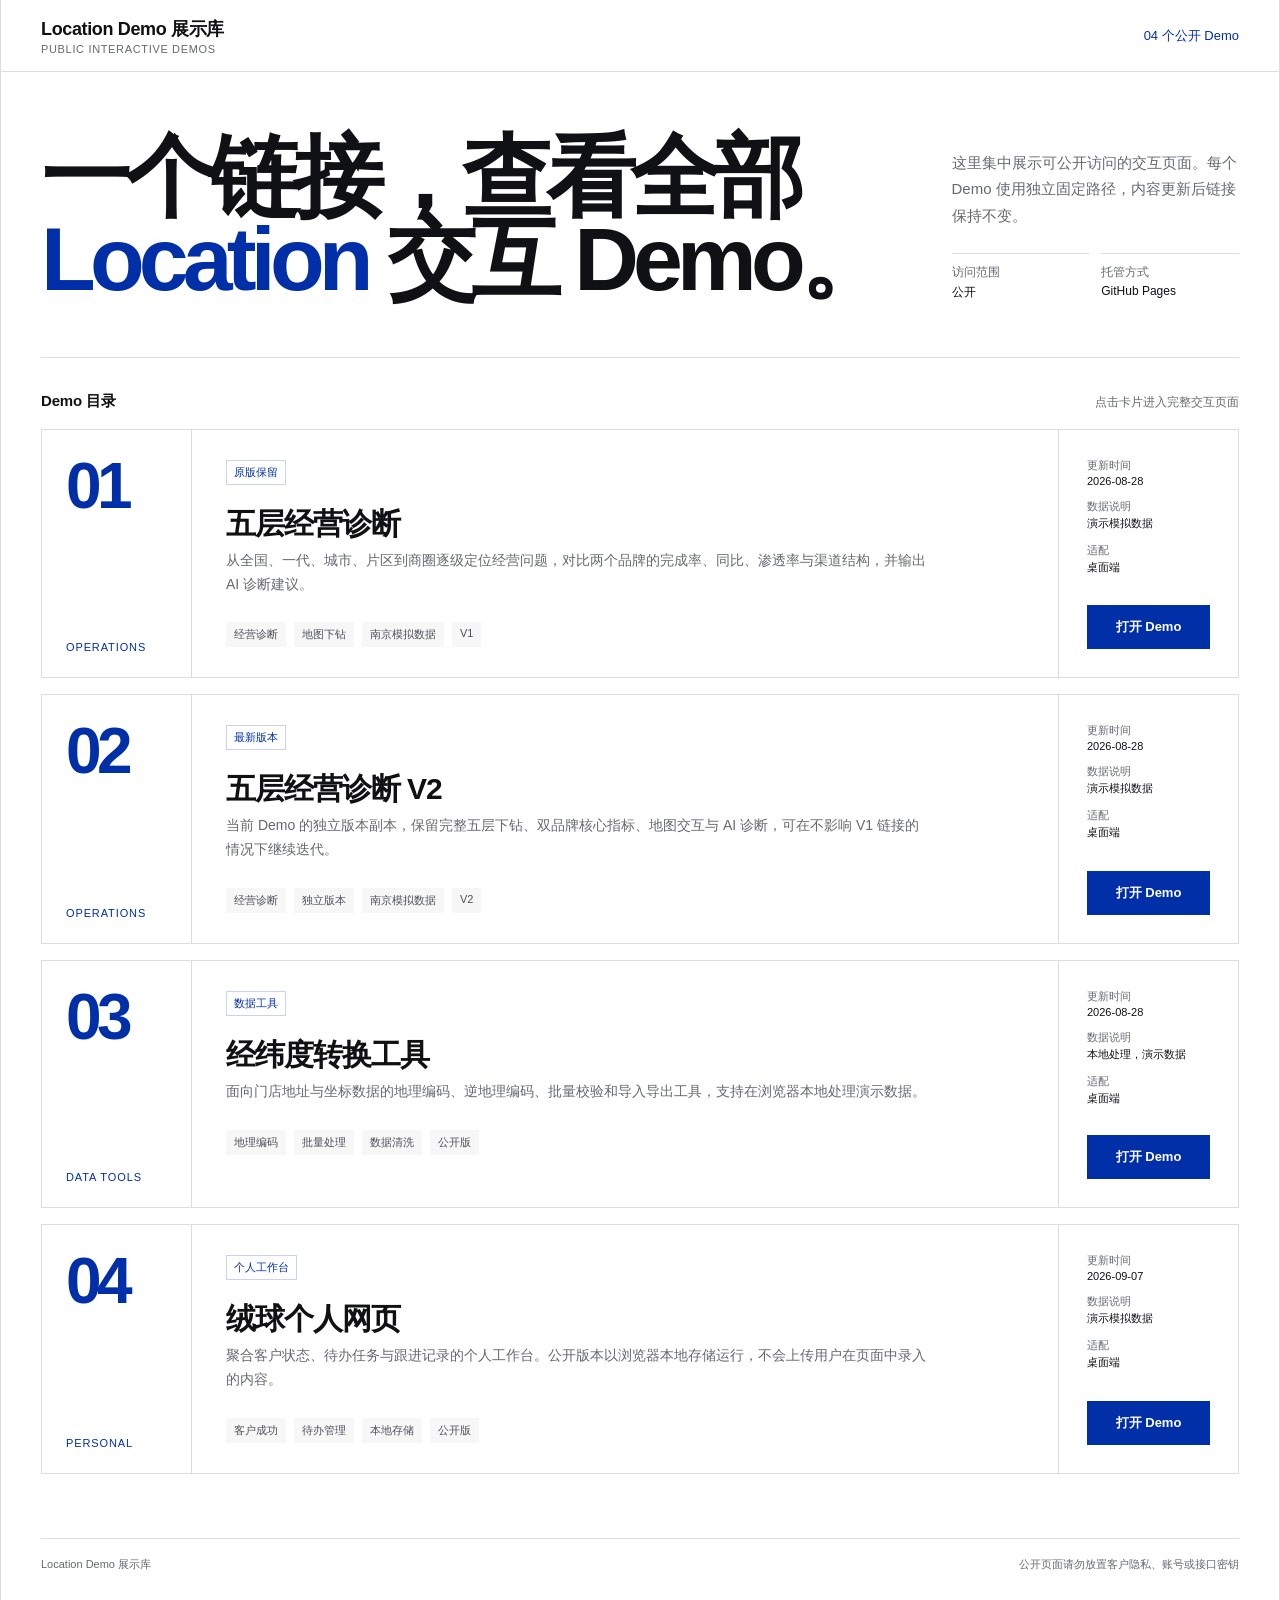
<file: index.html>
<!doctype html>
<html lang="zh-CN">
<head>
  <meta charset="UTF-8">
  <meta name="viewport" content="width=device-width, initial-scale=1.0">
  <meta name="theme-color" content="#002fa7">
  <title>Location Demo 展示库</title>
  <style>
    :root { --blue:#002fa7; --ink:#101114; --muted:#656971; --line:#d9dce2; --paper:#fff; --soft:#f7f7f8; }
    * { box-sizing:border-box; }
    html { font-family:"Helvetica Neue",Helvetica,Arial,"PingFang SC",sans-serif; color:var(--ink); background:var(--soft); -webkit-font-smoothing:antialiased; }
    body { margin:0; min-height:100vh; }
    a { color:inherit; }
    .shell { width:min(1440px,100%); margin:0 auto; min-height:100vh; background:var(--paper); border-inline:1px solid var(--line); }
    header { display:grid; grid-template-columns:1fr auto; align-items:center; min-height:72px; padding:0 40px; border-bottom:1px solid var(--line); }
    .brand { font-size:18px; font-weight:700; letter-spacing:-.02em; }
    .brand small { display:block; margin-top:2px; color:var(--muted); font-size:11px; font-weight:500; letter-spacing:.06em; }
    .count { color:var(--blue); font-size:13px; font-variant-numeric:tabular-nums; }
    main { padding:64px 40px 80px; }
    .intro { display:grid; grid-template-columns:minmax(0,1.5fr) minmax(260px,.5fr); gap:48px; padding-bottom:56px; border-bottom:1px solid var(--line); }
    h1 { max-width:900px; margin:0; font-size:clamp(44px,7vw,96px); line-height:.92; letter-spacing:-.065em; text-wrap:balance; }
    h1 span { color:var(--blue); }
    .intro-copy { align-self:end; }
    .intro-copy p { margin:0; color:var(--muted); font-size:15px; line-height:1.75; text-wrap:pretty; }
    .intro-meta { display:grid; grid-template-columns:1fr 1fr; gap:12px; margin-top:24px; font-size:12px; }
    .intro-meta div { padding-top:10px; border-top:1px solid var(--line); }
    .intro-meta span { display:block; margin-bottom:3px; color:var(--muted); }
    .section-head { display:flex; justify-content:space-between; align-items:end; gap:20px; padding:34px 0 18px; }
    h2 { margin:0; font-size:15px; letter-spacing:-.01em; }
    .section-head p { margin:0; color:var(--muted); font-size:12px; }
    .demo-list { display:grid; gap:16px; }
    .demo-card { display:grid; grid-template-columns:150px minmax(0,1fr) 180px; min-height:248px; border:1px solid var(--line); background:var(--paper); transition:transform .18s ease-out, box-shadow .18s ease-out, border-color .18s ease-out; }
    .demo-card:hover { transform:translateY(-3px); border-color:#b8c5ea; box-shadow:0 18px 40px rgba(10,35,92,.10); }
    .folio { display:flex; flex-direction:column; justify-content:space-between; padding:24px; border-right:1px solid var(--line); color:var(--blue); }
    .folio strong { font-size:64px; line-height:1; font-weight:700; letter-spacing:-.07em; font-variant-numeric:tabular-nums; }
    .folio span { font-size:11px; letter-spacing:.08em; }
    .demo-main { padding:30px 34px; }
    .badge { display:inline-flex; padding:4px 7px; border:1px solid #c8d3f0; color:var(--blue); font-size:11px; }
    .demo-main h3 { margin:22px 0 9px; font-size:30px; line-height:1.1; letter-spacing:-.035em; }
    .demo-main p { max-width:700px; margin:0; color:var(--muted); font-size:14px; line-height:1.7; text-wrap:pretty; }
    .tags { display:flex; flex-wrap:wrap; gap:8px; margin-top:26px; }
    .tags span { padding:5px 8px; background:var(--soft); color:#4d5158; font-size:11px; }
    .demo-action { display:flex; flex-direction:column; justify-content:space-between; padding:28px; border-left:1px solid var(--line); }
    .demo-action dl { margin:0; font-size:11px; }
    .demo-action dt { margin-top:12px; color:var(--muted); }
    .demo-action dt:first-child { margin-top:0; }
    .demo-action dd { margin:2px 0 0; font-variant-numeric:tabular-nums; }
    .open-link { display:inline-flex; align-items:center; justify-content:center; min-height:44px; padding:0 16px; background:var(--blue); color:#fff; font-size:13px; font-weight:700; text-decoration:none; transition:background-color .15s ease-out, transform .15s ease-out; }
    .open-link:hover { background:#001f75; }
    .open-link:active { transform:scale(.96); }
    .open-link:focus-visible { outline:3px solid rgba(0,47,167,.25); outline-offset:3px; }
    footer { display:flex; justify-content:space-between; gap:24px; margin-top:64px; padding-top:18px; border-top:1px solid var(--line); color:var(--muted); font-size:11px; }
    @media (max-width:800px) {
      header, main { padding-inline:20px; }
      .intro { grid-template-columns:1fr; gap:28px; }
      .demo-card { grid-template-columns:86px 1fr; }
      .folio { padding:18px; }
      .folio strong { font-size:40px; }
      .demo-main { padding:22px; }
      .demo-action { grid-column:1 / -1; border-top:1px solid var(--line); border-left:0; gap:18px; }
    }
    @media (prefers-reduced-motion:reduce) { *,*::before,*::after { transition-duration:.01ms!important; } }
  </style>
</head>
<body>
  <div class="shell">
    <header>
      <div class="brand">Location Demo 展示库<small>PUBLIC INTERACTIVE DEMOS</small></div>
      <div class="count">04 个公开 Demo</div>
    </header>
    <main>
      <section class="intro">
        <h1>一个链接，查看全部 <span>Location</span> 交互 Demo。</h1>
        <div class="intro-copy">
          <p>这里集中展示可公开访问的交互页面。每个 Demo 使用独立固定路径，内容更新后链接保持不变。</p>
          <div class="intro-meta"><div><span>访问范围</span>公开</div><div><span>托管方式</span>GitHub Pages</div></div>
        </div>
      </section>
      <div class="section-head"><h2>Demo 目录</h2><p>点击卡片进入完整交互页面</p></div>
      <div class="demo-list">
        <article class="demo-card">
          <div class="folio"><strong>01</strong><span>OPERATIONS</span></div>
          <div class="demo-main">
            <span class="badge">原版保留</span>
            <h3>五层经营诊断</h3>
            <p>从全国、一代、城市、片区到商圈逐级定位经营问题，对比两个品牌的完成率、同比、渗透率与渠道结构，并输出 AI 诊断建议。</p>
            <div class="tags"><span>经营诊断</span><span>地图下钻</span><span>南京模拟数据</span><span>V1</span></div>
          </div>
          <div class="demo-action">
            <dl><dt>更新时间</dt><dd>2026-08-28</dd><dt>数据说明</dt><dd>演示模拟数据</dd><dt>适配</dt><dd>桌面端</dd></dl>
            <a class="open-link" href="./demos/operation-diagnostic/">打开 Demo</a>
          </div>
        </article>
        <article class="demo-card">
          <div class="folio"><strong>02</strong><span>OPERATIONS</span></div>
          <div class="demo-main">
            <span class="badge">最新版本</span>
            <h3>五层经营诊断 V2</h3>
            <p>当前 Demo 的独立版本副本，保留完整五层下钻、双品牌核心指标、地图交互与 AI 诊断，可在不影响 V1 链接的情况下继续迭代。</p>
            <div class="tags"><span>经营诊断</span><span>独立版本</span><span>南京模拟数据</span><span>V2</span></div>
          </div>
          <div class="demo-action">
            <dl><dt>更新时间</dt><dd>2026-08-28</dd><dt>数据说明</dt><dd>演示模拟数据</dd><dt>适配</dt><dd>桌面端</dd></dl>
            <a class="open-link" href="./demos/operation-diagnostic-v2/">打开 Demo</a>
          </div>
        </article>
        <article class="demo-card">
          <div class="folio"><strong>03</strong><span>DATA TOOLS</span></div>
          <div class="demo-main">
            <span class="badge">数据工具</span>
            <h3>经纬度转换工具</h3>
            <p>面向门店地址与坐标数据的地理编码、逆地理编码、批量校验和导入导出工具，支持在浏览器本地处理演示数据。</p>
            <div class="tags"><span>地理编码</span><span>批量处理</span><span>数据清洗</span><span>公开版</span></div>
          </div>
          <div class="demo-action">
            <dl><dt>更新时间</dt><dd>2026-08-28</dd><dt>数据说明</dt><dd>本地处理，演示数据</dd><dt>适配</dt><dd>桌面端</dd></dl>
            <a class="open-link" href="./demos/coordinate-converter/">打开 Demo</a>
          </div>
        </article>
        <article class="demo-card">
          <div class="folio"><strong>04</strong><span>PERSONAL</span></div>
          <div class="demo-main">
            <span class="badge">个人工作台</span>
            <h3>绒球个人网页</h3>
            <p>聚合客户状态、待办任务与跟进记录的个人工作台。公开版本以浏览器本地存储运行，不会上传用户在页面中录入的内容。</p>
            <div class="tags"><span>客户成功</span><span>待办管理</span><span>本地存储</span><span>公开版</span></div>
          </div>
          <div class="demo-action">
            <dl><dt>更新时间</dt><dd>2026-09-07</dd><dt>数据说明</dt><dd>演示模拟数据</dd><dt>适配</dt><dd>桌面端</dd></dl>
            <a class="open-link" href="./demos/rongqiu-personal-web/">打开 Demo</a>
          </div>
        </article>
      </div>
      <footer><span>Location Demo 展示库</span><span>公开页面请勿放置客户隐私、账号或接口密钥</span></footer>
    </main>
  </div>
</body>
</html>
</file>
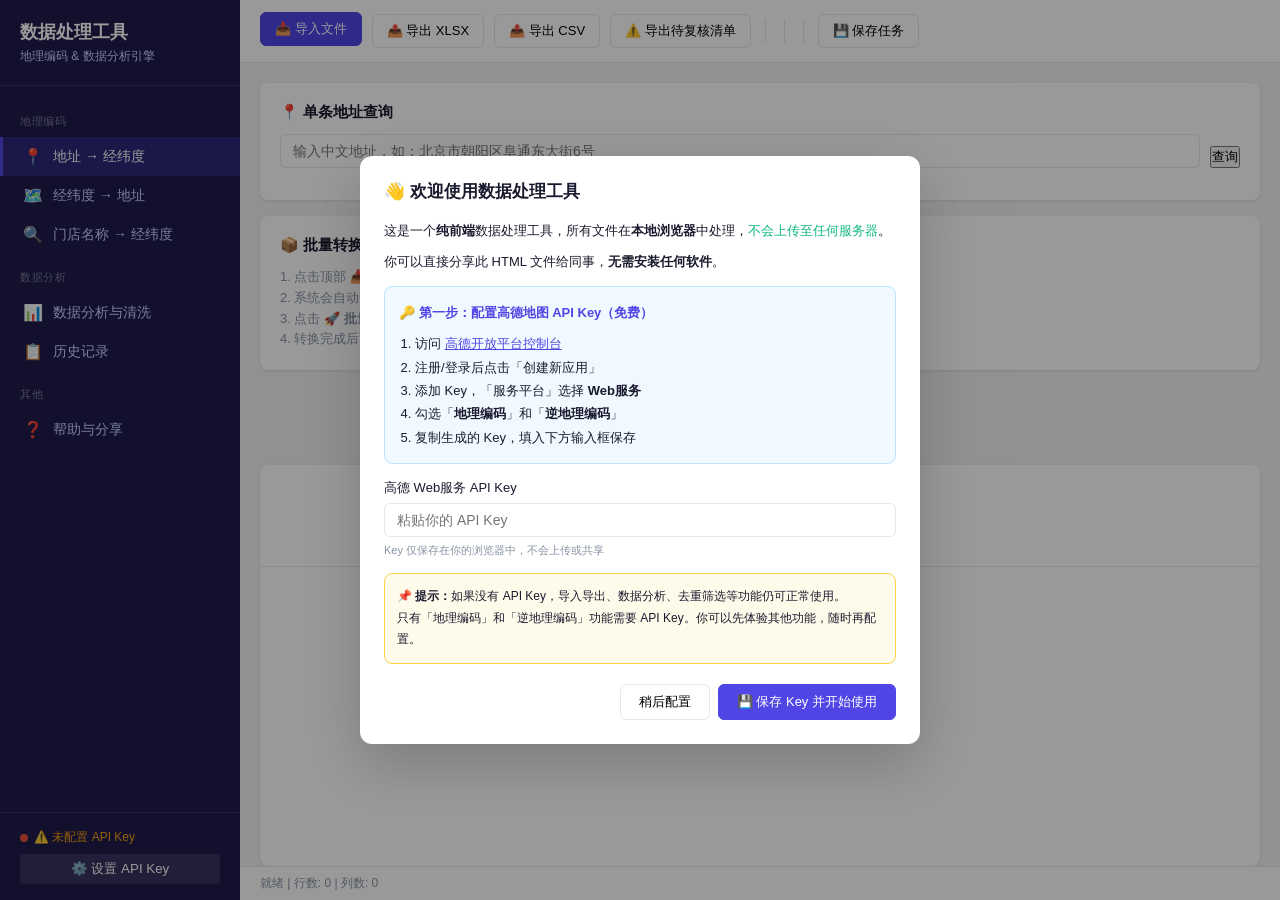
<file: demos/coordinate-converter/index.html>
<!DOCTYPE html>
<html lang="zh-CN">
<head>
<meta charset="UTF-8">
<meta name="viewport" content="width=device-width, initial-scale=1.0">
<title>数据处理工具 - 地理编码 & 数据分析</title>
<style>
*,*::before,*::after{margin:0;padding:0;box-sizing:border-box}
:root{
  --bg:#f0f2f5;--surface:#fff;--text:#1a1a2e;--muted:#8892a4;
  --primary:#4f46e5;--primary-hover:#4338ca;--danger:#e74c3c;
  --success:#10b981;--warning:#f59e0b;--border:#e2e8f0;
  --sidebar-bg:#1e1b4b;--sidebar-text:#c7d2fe;--sidebar-active:#4f46e5;
  --shadow:0 1px 3px rgba(0,0,0,.1);--radius:8px;
}
body{font-family:-apple-system,BlinkMacSystemFont,"Segoe UI",Roboto,sans-serif;background:var(--bg);color:var(--text);display:flex;height:100vh;overflow:hidden}
/* Sidebar */
.sidebar{width:240px;min-width:240px;background:var(--sidebar-bg);color:var(--sidebar-text);display:flex;flex-direction:column;overflow-y:auto}
.sidebar-header{padding:20px;border-bottom:1px solid rgba(255,255,255,.1)}
.sidebar-header h1{font-size:18px;font-weight:700;color:#fff}
.sidebar-header p{font-size:12px;color:var(--sidebar-text);margin-top:4px}
.sidebar-nav{flex:1;padding:12px 0}
.nav-section{padding:8px 20px;font-size:11px;text-transform:uppercase;letter-spacing:.05em;color:rgba(255,255,255,.4);margin-top:8px}
.nav-item{display:flex;align-items:center;gap:10px;padding:10px 20px;cursor:pointer;font-size:14px;transition:all .15s;border-left:3px solid transparent;color:var(--sidebar-text)}
.nav-item:hover{background:rgba(255,255,255,.05);color:#fff}
.nav-item.active{background:rgba(79,70,229,.3);border-left-color:var(--primary);color:#fff}
.nav-item .icon{width:20px;text-align:center;font-size:16px}
.sidebar-footer{padding:16px 20px;border-top:1px solid rgba(255,255,255,.1);font-size:12px}
.sidebar-footer .api-status{display:flex;align-items:center;gap:6px;margin-bottom:8px}
.sidebar-footer .dot{width:8px;height:8px;border-radius:50%;background:var(--success)}
.sidebar-footer .dot.inactive{background:var(--danger)}
/* Main */
.main{flex:1;display:flex;flex-direction:column;overflow:hidden}
.toolbar{display:flex;align-items:center;gap:10px;padding:12px 20px;background:var(--surface);border-bottom:1px solid var(--border);flex-wrap:wrap}
.toolbar .btn{display:inline-flex;align-items:center;gap:6px;padding:7px 14px;border:1px solid var(--border);border-radius:6px;background:var(--surface);cursor:pointer;font-size:13px;transition:all .15s;white-space:nowrap}
.toolbar .btn:hover{background:var(--bg);border-color:#cbd5e1}
.toolbar .btn.primary{background:var(--primary);color:#fff;border-color:var(--primary)}
.toolbar .btn.primary:hover{background:var(--primary-hover)}
.toolbar .btn.danger{color:var(--danger);border-color:var(--danger)}
.toolbar .btn.danger:hover{background:#fef2f2}
.toolbar .sep{width:1px;height:24px;background:var(--border);margin:0 4px}
.content-area{flex:1;overflow:hidden;display:flex;flex-direction:column}
/* Pages */
.page{display:none;flex-direction:column;flex:1;overflow:hidden}
.page.active{display:flex}
.page-content{flex:1;overflow:auto;padding:20px}
/* Single Query Panel */
.query-panel{background:var(--surface);border-radius:var(--radius);padding:20px;margin-bottom:16px;box-shadow:var(--shadow)}
.query-panel h3{font-size:15px;margin-bottom:12px}
.query-row{display:flex;gap:10px;align-items:flex-end;flex-wrap:wrap}
.query-row input{flex:1;min-width:200px;padding:8px 12px;border:1px solid var(--border);border-radius:6px;font-size:14px}
.query-row input:focus{outline:none;border-color:var(--primary);box-shadow:0 0 0 3px rgba(79,70,229,.1)}
.result-card{background:#f8fafc;border:1px solid var(--border);border-radius:6px;padding:12px;margin-top:12px;font-size:13px}
.result-card .row{display:flex;gap:8px;margin-bottom:4px}
.result-card .label{color:var(--muted);min-width:80px}
/* Table */
.table-container{flex:1;overflow:auto;background:var(--surface);border-radius:var(--radius);box-shadow:var(--shadow)}
.table-wrap{overflow:auto;max-height:calc(100vh - 280px)}
table{width:100%;border-collapse:collapse;font-size:13px}
thead{position:sticky;top:0;z-index:2}
thead th{background:#f1f5f9;padding:10px 12px;text-align:left;font-weight:600;border-bottom:2px solid var(--border);cursor:pointer;user-select:none;white-space:nowrap}
thead th:hover{background:#e2e8f0}
thead th .sort-arrow{font-size:10px;margin-left:4px;opacity:.4}
thead th.sorted .sort-arrow{opacity:1;color:var(--primary)}
tbody td{padding:8px 12px;border-bottom:1px solid var(--border);max-width:300px;overflow:hidden;text-overflow:ellipsis;white-space:nowrap}
tbody tr:hover{background:#f8fafc}
tbody tr.error-row{background:#fef2f2}
tbody tr.error-row td{color:var(--danger)}
.pagination{display:flex;align-items:center;justify-content:space-between;padding:12px 16px;border-top:1px solid var(--border);font-size:13px;color:var(--muted)}
.pagination .page-btns{display:flex;gap:4px}
.pagination button{padding:4px 10px;border:1px solid var(--border);border-radius:4px;background:var(--surface);cursor:pointer;font-size:12px}
.pagination button:hover{background:var(--bg)}
.pagination button.active{background:var(--primary);color:#fff;border-color:var(--primary)}
/* Status Bar */
.status-bar{display:flex;align-items:center;justify-content:space-between;padding:8px 20px;background:var(--surface);border-top:1px solid var(--border);font-size:12px;color:var(--muted)}
.status-bar .progress-wrap{display:flex;align-items:center;gap:8px;flex:1;max-width:300px}
.progress-bar{flex:1;height:6px;background:var(--border);border-radius:3px;overflow:hidden}
.progress-bar .fill{height:100%;background:var(--primary);transition:width .3s;border-radius:3px}
/* Modal */
.modal-overlay{display:none;position:fixed;inset:0;background:rgba(0,0,0,.4);z-index:1000;align-items:center;justify-content:center}
.modal-overlay.show{display:flex}
.modal{background:var(--surface);border-radius:12px;padding:24px;max-width:560px;width:90%;max-height:80vh;overflow-y:auto;box-shadow:0 20px 60px rgba(0,0,0,.2)}
.modal h3{font-size:17px;margin-bottom:16px}
.modal-actions{display:flex;gap:8px;justify-content:flex-end;margin-top:20px}
.modal-actions button{padding:8px 18px;border-radius:6px;border:1px solid var(--border);background:var(--surface);cursor:pointer;font-size:13px}
.modal-actions button.primary{background:var(--primary);color:#fff;border-color:var(--primary)}
/* Toast */
.toast-container{position:fixed;top:20px;right:20px;z-index:2000;display:flex;flex-direction:column;gap:8px}
.toast{padding:12px 20px;border-radius:8px;color:#fff;font-size:13px;animation:slideIn .3s;max-width:400px;box-shadow:0 4px 12px rgba(0,0,0,.2)}
.toast.success{background:var(--success)}
.toast.error{background:var(--danger)}
.toast.info{background:var(--primary)}
@keyframes slideIn{from{transform:translateX(100%);opacity:0}to{transform:translateX(0);opacity:1}}
/* Form elements */
select{padding:8px 12px;border:1px solid var(--border);border-radius:6px;font-size:14px;background:var(--surface)}
label{font-size:13px;font-weight:500;display:block;margin-bottom:4px}
.form-group{margin-bottom:12px}
/* Context menu */
.context-menu{display:none;position:fixed;background:var(--surface);border:1px solid var(--border);border-radius:8px;box-shadow:0 8px 30px rgba(0,0,0,.15);z-index:1500;min-width:160px;padding:4px}
.context-menu.show{display:block}
.context-menu .menu-item{padding:8px 14px;cursor:pointer;font-size:13px;border-radius:4px}
.context-menu .menu-item:hover{background:var(--bg)}
.context-menu .menu-divider{height:1px;background:var(--border);margin:4px 0}
/* Step wizard */
.steps{display:flex;gap:0;margin-bottom:20px}
.step{flex:1;text-align:center;padding:10px;font-size:13px;border-bottom:3px solid var(--border);color:var(--muted)}
.step.active{border-bottom-color:var(--primary);color:var(--primary);font-weight:600}
.step.done{border-bottom-color:var(--success);color:var(--success)}
/* Responsive */
@media(max-width:768px){
  body{flex-direction:column}
  .sidebar{width:100%;min-width:100%;flex-direction:row;overflow-x:auto;height:auto}
  .sidebar-header,.sidebar-footer{display:none}
  .sidebar-nav{display:flex;padding:0}
  .nav-section{display:none}
  .nav-item{flex-direction:column;gap:2px;padding:8px 12px;font-size:11px;border-left:none;border-bottom:3px solid transparent}
  .nav-item.active{border-left:none}
  .toolbar{padding:8px;gap:6px}
}
</style>
<script src="https://cdn.sheetjs.com/xlsx-0.20.1/package/dist/xlsx.full.min.js"></script>
</head>
<body>

<!-- Sidebar -->
<aside class="sidebar">
  <div class="sidebar-header">
    <h1>数据处理工具</h1>
    <p>地理编码 & 数据分析引擎</p>
  </div>
  <nav class="sidebar-nav">
    <div class="nav-section">地理编码</div>
    <div class="nav-item active" data-page="geo">
      <span class="icon">📍</span> 地址 → 经纬度
    </div>
    <div class="nav-item" data-page="regeo">
      <span class="icon">🗺️</span> 经纬度 → 地址
    </div>
    <div class="nav-item" data-page="poi-search">
      <span class="icon">🔍</span> 门店名称 → 经纬度
    </div>
    <div class="nav-section">数据分析</div>
    <div class="nav-item" data-page="analysis">
      <span class="icon">📊</span> 数据分析与清洗
    </div>
    <div class="nav-item" data-page="history">
      <span class="icon">📋</span> 历史记录
    </div>
    <div class="nav-section">其他</div>
    <div class="nav-item" data-page="help">
      <span class="icon">❓</span> 帮助与分享
    </div>
  </nav>
  <div class="sidebar-footer">
    <div class="api-status">
      <span class="dot" id="apiDot"></span>
      <span id="apiStatusText">未配置API Key</span>
    </div>
    <button class="btn" style="width:100%;background:rgba(255,255,255,.1);color:#fff;border:none;padding:6px 0;border-radius:4px;cursor:pointer" onclick="showSettings()">⚙️ 设置 API Key</button>
  </div>
</aside>

<!-- Main Content -->
<main class="main">
  <!-- Global Toolbar -->
  <div class="toolbar" id="toolbar">
    <label for="fileInput" class="btn primary" style="cursor:pointer">📥 导入文件</label>
    <button class="btn" onclick="ExportModule.exportData('xlsx')">📤 导出 XLSX</button>
    <button class="btn" onclick="ExportModule.exportData('csv')">📤 导出 CSV</button>
    <button class="btn" onclick="ExportModule.exportReview('xlsx')">⚠️ 导出待复核清单</button>
    <span class="sep"></span>
    <button class="btn" id="btnGeoBatch" onclick="GeoModule.startBatch()" style="display:none">🚀 批量转换</button>
    <button class="btn" id="btnRegeoBatch" onclick="RegeoModule.startBatch()" style="display:none">🚀 批量转换</button>
    <button class="btn" id="btnVlookup" onclick="VlookupModule.startWizard()" style="display:none">🔗 VLOOKUP</button>
    <button class="btn" id="btnDedup" onclick="CleanModule.deduplicate()" style="display:none">🔄 去重</button>
    <button class="btn" id="btnFilter" onclick="FilterModule.showPanel()" style="display:none">🔍 筛选</button>
    <button class="btn" id="btnDeleteMatch" onclick="FilterModule.deleteMatching()" style="display:none">🗑 删除匹配</button>
    <button class="btn" id="btnTag" onclick="TagModule.showPanel()" style="display:none">🏷 标签分类</button>
    <button class="btn" id="btnCoordCheck" onclick="CleanModule.coordCheck()" style="display:none">✅ POI交叉验证</button>
    <span class="sep"></span>
    <button class="btn" id="btnRetry" onclick="GeoModule.retryFailed()" style="display:none">🔄 重试失败/待复核</button>
    <span class="sep"></span>
    <button class="btn" id="btnClear" onclick="clearAllData()" style="display:none">🗑️ 清空数据</button>
    <button class="btn" onclick="HistoryModule.saveTask()">💾 保存任务</button>
    <input type="file" id="fileInput" accept=".xlsx,.csv,.txt" style="position:absolute;width:1px;height:1px;padding:0;margin:-1px;overflow:hidden;clip:rect(0,0,0,0);white-space:nowrap;border:0" onchange="handleFileSelect(event)">
    <input type="file" id="refFileInput" accept=".xlsx,.csv,.txt" style="position:absolute;width:1px;height:1px;padding:0;margin:-1px;overflow:hidden;clip:rect(0,0,0,0);white-space:nowrap;border:0" onchange="VlookupModule.handleRefFile(event)">
  </div>

  <!-- Page: Geoencode -->
  <div class="page active" id="page-geo">
    <div class="page-content">
      <div class="query-panel">
        <h3>📍 单条地址查询</h3>
        <div class="query-row">
          <input type="text" id="singleAddress" placeholder="输入中文地址，如：北京市朝阳区阜通东大街6号">
          <button class="btn primary" onclick="GeoModule.singleQuery()">查询</button>
        </div>
        <div id="geoResult" style="margin-top:12px"></div>
      </div>
      <div class="query-panel">
        <h3>📦 批量转换说明</h3>
        <p style="font-size:13px;color:var(--muted);line-height:1.6">
          1. 点击顶部 <b>📥 导入文件</b> 上传包含地址列的 Excel/CSV/TXT 文件<br>
          2. 系统会自动识别地址列，或手动选择列映射<br>
          3. 点击 <b>🚀 批量转换</b> 开始地理编码（每秒最多5次请求）<br>
          4. 转换完成后可在表格中查看结果并导出
        </p>
      </div>
    </div>
  </div>

  <!-- Page: Reverse Geoencode -->
  <div class="page" id="page-regeo">
    <div class="page-content">
      <div class="query-panel">
        <h3>🗺️ 单条逆地理编码</h3>
        <div class="query-row">
          <input type="text" id="singleLng" placeholder="经度 (longitude)" style="flex:1">
          <input type="text" id="singleLat" placeholder="纬度 (latitude)" style="flex:1">
          <button class="btn primary" onclick="RegeoModule.singleQuery()">查询</button>
        </div>
        <div id="regeoResult" style="margin-top:12px"></div>
      </div>
      <div class="query-panel">
        <h3>📦 批量逆地理编码说明</h3>
        <p style="font-size:13px;color:var(--muted);line-height:1.6">
          1. 上传包含经度列和纬度列的文件（列名可识别如 lng, lat, 经度, 纬度）<br>
          2. 系统会自动识别经纬度列，或手动选择列映射<br>
          3. 点击 <b>🚀 批量转换</b> 开始逆地理编码<br>
          4. 结果会追加省、市、区、详细地址、行政区代码等字段
        </p>
      </div>
    </div>
  </div>

  <!-- Page: PoiSearch (门店名称 → 经纬度) -->
  <div class="page" id="page-poi-search">
    <div class="page-content">
      <div class="query-panel">
        <h3>🔍 单条门店名称查询</h3>
        <div class="query-row">
          <input type="text" id="singlePoiName" placeholder="输入门店名称，如：喜茶(广州天河城店)" style="flex:2">
          <input type="text" id="singlePoiCity" placeholder="城市（选填，提高精度）" style="flex:1">
          <button class="btn primary" onclick="PoiSearchModule.singleQuery()">查询</button>
        </div>
        <div id="poiSearchResult" style="margin-top:12px"></div>
      </div>
      <div class="query-panel">
        <h3>📦 批量转换说明</h3>
        <p style="font-size:13px;color:var(--muted);line-height:1.6">
          1. 点击顶部 <b>📥 导入文件</b> 上传包含门店名称列的 Excel/CSV/TXT 文件<br>
          2. 进入 <b>📍 地址 → 经纬度</b> 页面，批量转换时选择「门店名称列」<br>
          3. 系统会<b>优先使用门店名称搜索POI坐标</b>，失败后自动降级为地址编码<br>
          4. 转换完成后可在表格中查看结果（含POI名称、POI地址、匹配类型等信息）
        </p>
      </div>
    </div>
  </div>

  <!-- Page: Analysis -->
  <div class="page" id="page-analysis">
    <div class="page-content">
      <div class="query-panel">
        <h3>📊 数据分析与清洗</h3>
        <p style="font-size:13px;color:var(--muted);line-height:1.6">
          导入数据后可进行以下操作：<br>
          • <b>VLOOKUP</b> - 将当前表格列与参考表匹配，拉取对应数据<br>
          • <b>去重</b> - 基于某列或多列去除重复行<br>
          • <b>去空格</b> - 右键列头 → 清洗 → 去空格<br>
          • <b>提取数字</b> - 从文本列中提取数字<br>
          • <b>提取省/市/区</b> - 从地址列中切分行政区划<br>
          • <b>POI交叉验证</b> - 用门店名称+经纬度调高德API验证是否为同一家门店<br>
          • <b>条件筛选</b> - 类似FILTER，多条件过滤数据<br>
          • <b>计算列</b> - 自定义公式计算（如距离、算术运算）
        </p>
      </div>
      <div class="query-panel">
        <h3>📐 计算列（自定义公式）</h3>
        <div class="query-row">
          <input type="text" id="formulaInput" placeholder="例：=距离(lng1,lat1,lng2,lat2) 或 [原价]-[折扣价]" style="flex:2">
          <input type="text" id="newColName" placeholder="新列名" style="flex:1">
          <button class="btn primary" onclick="FormulaModule.applyFormula()">计算</button>
        </div>
        <div id="formulaResult" style="margin-top:12px;font-size:13px;color:var(--muted)"></div>
      </div>
    </div>
  </div>

  <!-- Page: History -->
  <div class="page" id="page-history">
    <div class="page-content">
      <div class="query-panel">
        <h3>📋 历史任务</h3>
        <div id="historyList" style="font-size:13px;color:var(--muted)">加载中...</div>
      </div>
    </div>
  </div>

  <!-- Page: Help -->
  <div class="page" id="page-help">
    <div class="page-content">
      <div class="query-panel">
        <h3>❓ 帮助与分享</h3>
        <div style="font-size:13px;line-height:1.8">
          <p><b>🔒 数据安全：</b>这是一个纯前端工具，所有文件在浏览器本地处理，<span style="color:var(--success)">不会上传至任何服务器</span>。关闭页面后数据不会残留。</p>

          <p style="margin-top:12px"><b>📤 分享给他人：</b></p>
          <ul style="margin:4px 0 0 16px;padding:0">
            <li>直接发送 <code>index.html</code> 文件即可（微信/邮件/U盘/共享文件夹）</li>
            <li>对方用任意浏览器（Chrome/Edge/Firefox）打开即用</li>
            <li>无需安装任何软件，无需联网（地理编码功能除外）</li>
            <li>每个人需配置自己的高德 API Key（免费申请）</li>
          </ul>

          <p style="margin-top:12px"><b>🌐 部署到服务器：</b></p>
          <ul style="margin:4px 0 0 16px;padding:0">
            <li>上传到任意静态文件服务器即可（Nginx/Apache/GitHub Pages）</li>
            <li>或使用 <code>npx http-server</code> 在局域网分享</li>
          </ul>

          <p style="margin-top:12px"><b>📊 支持的功能：</b></p>
          <ul style="margin:4px 0 0 16px;padding:0">
            <li>导入/导出：XLSX、CSV、TXT</li>
            <li>地理编码：地址→经纬度（需高德API Key）</li>
            <li>逆地理编码：经纬度→地址（需高德API Key）</li>
            <li>数据分析：VLOOKUP、去重、筛选、去空格、提取数字/省市区</li>
            <li>计算列：距离公式、自定义公式</li>
            <li>数据持久化：IndexedDB 保存历史任务</li>
          </ul>

          <p style="margin-top:12px"><b>⚙️ 技术特性：</b>基于 SheetJS 引擎，支持 Excel 全格式（16384列）</p>
        </div>
      </div>
    </div>
  </div>

  <!-- Table Area -->
  <div class="table-container" id="tableContainer" style="display:none;margin:0 20px 0 20px">
    <div class="table-wrap" id="tableWrap"></div>
    <div class="pagination" id="pagination"></div>
  </div>

  <!-- Status Bar -->
  <div class="status-bar">
    <span id="statusInfo">就绪 | 行数: 0 | 列数: 0</span>
    <div class="progress-wrap" id="progressWrap" style="display:none">
      <span id="progressLabel" style="font-size:11px">0%</span>
      <div class="progress-bar"><div class="fill" id="progressFill" style="width:0%"></div></div>
    </div>
    <span id="statusRight"></span>
  </div>
</main>

<!-- Modal Container -->
<div class="modal-overlay" id="modalOverlay">
  <div class="modal" id="modalContent"></div>
</div>

<!-- Context Menu -->
<div class="context-menu" id="contextMenu"></div>

<!-- Toast Container -->
<div class="toast-container" id="toastContainer"></div>

<script>
// ============================================================
// XLSX PARSER & WRITER (powered by SheetJS CDN)
// ============================================================

async function parseXLSX(arrayBuffer) {
  const wb = XLSX.read(new Uint8Array(arrayBuffer), { type: 'array' });
  const sheetName = wb.SheetNames[0];
  const sheet = wb.Sheets[sheetName];
  const rows = XLSX.utils.sheet_to_json(sheet, { header: 1, defval: '' });
  return rows;
}

function generateXLSXBlob(rows) {
  const ws = XLSX.utils.aoa_to_sheet(rows);
  const wb = XLSX.utils.book_new();
  XLSX.utils.book_append_sheet(wb, ws, 'Sheet1');
  const buf = XLSX.write(wb, { bookType: 'xlsx', type: 'array' });
  return new Blob([buf], { type: 'application/vnd.openxmlformats-officedocument.spreadsheetml.sheet' });
}

// ============================================================
// CONFIGURATION
// ============================================================
const CONFIG = {
  AMAP_GEO_URL: 'https://restapi.amap.com/v3/geocode/geo',
  AMAP_REGEO_URL: 'https://restapi.amap.com/v3/geocode/regeo',
  AMAP_PLACE_AROUND_URL: 'https://restapi.amap.com/v3/place/around',
  AMAP_PLACE_TEXT_URL: 'https://restapi.amap.com/v3/place/text',
  MAX_QPS: 5,
  BATCH_CONCURRENCY: 5,
  MAX_RETRIES: 2,
  PAGE_SIZE: 1000,
  CHINA_LNG_RANGE: [72, 135],
  CHINA_LAT_RANGE: [3, 53],
  GEO_FALLBACK_STRATEGIES: 3,
  MATCH_AUTO_SCORE: 82,
  MATCH_REVIEW_SCORE: 65,
  MATCH_MIN_LEAD: 12,
  LOW_PRECISION_LEVELS: ["道路", "道路交叉路口", "区县", "乡镇", "村庄", "城市", "省", "未知"],
  POI_REVIEW_CANDIDATES: 3,
  COORD_SYSTEM: 'GCJ-02',
  // Coordinate validation settings
  VALIDATION_SEARCH_RADIUS: 500,  // 周边搜索半径(米)
  VALIDATION_MATCH_CLOSE: 100,    // ≤100m 视为精确匹配
  VALIDATION_MATCH_MODERATE: 300, // ≤300m 视为接近
  BRAND_CONFIRM_RADIUS: 300,
};

// ============================================================
// STATE MANAGEMENT
// ============================================================
const AppState = {
  currentPage: 'geo',
  tableData: [],          // [{col1: val, col2: val, ...}, ...]
  originalData: [],       // backup before filtering
  columns: [],            // ['col1', 'col2', ...]
  originalColumns: [],    // columns imported from the source file, before generated diagnostics
  fileName: '',
  apiKey: localStorage.getItem('amap_api_key') || '',
  batchTaskId: null,
  filterActive: false,
  currentDataPage: 1,
};

// ============================================================
// DOM HELPERS
// ============================================================
const $ = (s, p=document) => p.querySelector(s);
const $$ = (s, p=document) => Array.from(p.querySelectorAll(s));

// ============================================================
// TOAST
// ============================================================
function showToast(msg, type='info', duration=3000) {
  const container = $('#toastContainer');
  const toast = document.createElement('div');
  toast.className = `toast ${type}`;
  toast.textContent = msg;
  container.appendChild(toast);
  setTimeout(() => { toast.style.opacity='0'; setTimeout(() => toast.remove(), 300); }, duration);
}

// ============================================================
// MODAL
// ============================================================
function showModal(title, bodyHTML, actions=[]) {
  const overlay = $('#modalOverlay');
  const content = $('#modalContent');
  let btnsHTML = actions.map((a,i) =>
    `<button class="${a.primary?'primary':''}" data-action="${i}">${a.text}</button>`
  ).join('');
  content.innerHTML = `<h3>${title}</h3><div>${bodyHTML}</div>${btnsHTML ? `<div class="modal-actions">${btnsHTML}</div>` : ''}`;
  overlay.classList.add('show');
  // Bind actions
  content.querySelectorAll('[data-action]').forEach(btn => {
    btn.onclick = () => {
      const idx = parseInt(btn.dataset.action);
      if (actions[idx].callback) actions[idx].callback();
      if (actions[idx].close !== false) closeModal();
    };
  });
  overlay.onclick = (e) => { if (e.target === overlay) closeModal(); };
}

function closeModal() {
  $('#modalOverlay').classList.remove('show');
}

// ============================================================
// SETTINGS
// ============================================================
function showSettings() {
  showModal('⚙️ 设置 - 高德API Key', `
    <div class="form-group">
      <label>高德地图 API Key</label>
      <input type="text" id="apiKeyInput" value="${escapeHTML(AppState.apiKey)}" placeholder="输入你的高德Web服务API Key" style="width:100%;padding:8px 12px;border:1px solid var(--border);border-radius:6px">
      <p style="font-size:11px;color:var(--muted);margin-top:4px">Key 仅保存在浏览器 localStorage，不会上传至任何服务器</p>
    </div>
    <div style="background:#fef3c7;border:1px solid #f59e0b;border-radius:6px;padding:10px;font-size:12px;line-height:1.6;margin-top:8px">
      <b>⚠️ 重要：</b>必须是<b>「Web服务」</b>类型的Key，不是「JSAPI」类型。<br>
      获取地址：<a href="https://console.amap.com/dev/key/app" target="_blank" style="color:var(--primary)">高德开放平台控制台 → 创建Key</a><br>
      服务平台选择：<b>Web服务</b>（不要选Web端JS API）<br>
      所需服务：勾选「地理编码」和「逆地理编码」
    </div>
  `, [
    {text:'取消', close:true},
    {text:'保存', primary:true, callback:()=>{
      const key = $('#apiKeyInput').value.trim();
      AppState.apiKey = key;
      localStorage.setItem('amap_api_key', key);
      updateApiStatus();
      showToast('API Key 已保存', 'success');
    }}
  ]);
}

function updateApiStatus() {
  const dot = $('#apiDot');
  const text = $('#apiStatusText');
  if (AppState.apiKey) {
    dot.classList.remove('inactive');
    text.textContent = 'API Key 已配置 ✅';
    text.style.color = '';
  } else {
    dot.classList.add('inactive');
    text.textContent = '⚠️ 未配置 API Key';
    text.style.color = '#f59e0b';
  }
}

// ============================================================
// INDEXEDDB
// ============================================================
const DB = {
  _db: null,
  async open() {
    return new Promise((resolve, reject) => {
      const req = indexedDB.open('DataToolDB', 1);
      req.onupgradeneeded = (e) => {
        const db = e.target.result;
        if (!db.objectStoreNames.contains('tasks')) {
          db.createObjectStore('tasks', {keyPath:'taskId'});
        }
        if (!db.objectStoreNames.contains('apiLogs')) {
          db.createObjectStore('apiLogs', {keyPath:'id', autoIncrement:true});
        }
      };
      req.onsuccess = (e) => { this._db = e.target.result; resolve(); };
      req.onerror = (e) => reject(e.target.error);
    });
  },
  async saveTask(task) {
    if (!this._db) await this.open();
    return new Promise((resolve, reject) => {
      const tx = this._db.transaction('tasks','readwrite');
      tx.objectStore('tasks').put(task);
      tx.oncomplete = resolve;
      tx.onerror = (e) => reject(e.target.error);
    });
  },
  async getTasks() {
    if (!this._db) await this.open();
    return new Promise((resolve, reject) => {
      const tx = this._db.transaction('tasks','readonly');
      const req = tx.objectStore('tasks').getAll();
      req.onsuccess = () => resolve(req.result || []);
      req.onerror = (e) => reject(e.target.error);
    });
  },
  async deleteTask(taskId) {
    if (!this._db) await this.open();
    return new Promise((resolve, reject) => {
      const tx = this._db.transaction('tasks','readwrite');
      tx.objectStore('tasks').delete(taskId);
      tx.oncomplete = resolve;
      tx.onerror = (e) => reject(e.target.error);
    });
  },
};

// ============================================================
// AMAP API (JSONP)
// ============================================================
const AmapAPI = {
  _queue: [],
  _lastRequestTime: 0,
  _minInterval: Math.ceil(1000 / CONFIG.MAX_QPS),
  _timerId: null,
  _requestCache: new Map(),

  _cached(key, loader) {
    if (this._requestCache.has(key)) return this._requestCache.get(key);
    const pending = loader().catch(error => {
      this._requestCache.delete(key);
      throw error;
    });
    this._requestCache.set(key, pending);
    return pending;
  },

  async _enqueue(fn) {
    return new Promise((resolve, reject) => {
      this._queue.push({ fn, resolve, reject });
      if (!this._timerId) this._scheduleNext();
    });
  },

  _scheduleNext() {
    if (this._timerId) return;
    if (this._queue.length === 0) return;
    const now = Date.now();
    const elapsed = now - this._lastRequestTime;
    const delay = Math.max(0, this._minInterval - elapsed);
    this._timerId = setTimeout(() => {
      this._timerId = null;
      this._processOne();
    }, delay);
  },

  async _processOne() {
    if (this._queue.length === 0) return;
    const item = this._queue.shift();
    this._lastRequestTime = Date.now();
    try {
      const result = await item.fn();
      item.resolve(result);
    } catch (e) {
      item.reject(e);
    }
    this._scheduleNext();
  },

  _jsonp(url, params) {
    return new Promise((resolve, reject) => {
      const cbName = 'amap_cb_' + Date.now() + '_' + Math.random().toString(36).substr(2, 9);
      const script = document.createElement('script');
      let resolved = false;
      const timeout = setTimeout(() => {
        if (resolved) return;
        resolved = true;
        delete window[cbName];
        if (script.parentNode) script.parentNode.removeChild(script);
        reject(new Error('请求超时(15s) - 请检查：1) API Key是否为Web服务类型 2) 网络是否能访问restapi.amap.com 3) 是否在浏览器中直接打开了本地HTML文件（建议用http-server启动本地服务）'));
      }, 15000);

      window[cbName] = (data) => {
        if (resolved) return;
        resolved = true;
        clearTimeout(timeout);
        delete window[cbName];
        if (script.parentNode) script.parentNode.removeChild(script);
        if (data.status === '0') {
          const errorMap = {
            '10001': 'API Key无效或类型错误（需要Web服务类型Key，非JSAPI类型）',
            '10002': '该Key没有地理编码服务权限，请在高德控制台开启',
            '10003': '今日API调用次数已用完',
            '10004': '企业用户配额超限',
            '10005': 'Key未在IP白名单中',
            '10006': '该服务不支持JSONP请求',
            '10009': '请求太频繁，超出QPS限制',
          };
          const hint = errorMap[data.infocode] || '';
          reject(new Error(`[${data.infocode}] ${data.info}${hint ? ' → ' + hint : ''}`));
          return;
        }
        resolve(data);
      };
      script.onerror = () => {
        if (resolved) return;
        resolved = true;
        clearTimeout(timeout);
        delete window[cbName];
        if (script.parentNode) script.parentNode.removeChild(script);
        reject(new Error('网络请求失败 - 无法连接高德API。请检查网络连接，或确认浏览器能访问 restapi.amap.com'));
      };
      const qs = Object.entries(params).map(([k,v]) => `${k}=${encodeURIComponent(v)}`).join('&');
      script.src = `${url}?${qs}&callback=${cbName}`;
      script.crossOrigin = 'anonymous';
      document.body.appendChild(script);
    });
  },

  async geocode(address, city) {
    if (!AppState.apiKey) throw new Error('请先配置高德API Key（点击左下角设置按钮）');
    const cacheKey = `geo|${String(address).trim()}|${String(city || '').trim()}`;
    return this._cached(cacheKey, () => this._enqueue(async () => {
      const params = { key: AppState.apiKey, address, output: 'JSON' };
      if (city) params.city = city;
      const data = await this._jsonp(CONFIG.AMAP_GEO_URL, params);
      if (data.status === '1' && data.geocodes && data.geocodes.length > 0) {
        const gc = data.geocodes[0];
        const [lng, lat] = gc.location.split(',').map(Number);
        return { lng, lat, level: gc.level, formatted: gc.formatted_address,
          province: gc.province || '', city: gc.city || '', district: gc.district || '', adcode: gc.adcode || '' };
      }
      throw new Error(data.info || '未找到对应坐标');
    }));
  },

  async regeocode(lng, lat) {
    if (!AppState.apiKey) throw new Error('请先配置高德API Key（点击左下角设置按钮）');
    return this._enqueue(async () => {
      const location = `${lng},${lat}`;
      const data = await this._jsonp(CONFIG.AMAP_REGEO_URL, { key: AppState.apiKey, location, output: 'JSON', extensions: 'base' });
      if (data.status === '1' && data.regeocode) {
        const ac = data.regeocode.addressComponent;
        return {
          province: ac.province || '',
          city: ac.city || ac.province || '',
          district: ac.district || '',
          township: ac.township || '',
          street: (ac.streetNumber && ac.streetNumber.street) ? ac.streetNumber.street : '',
          streetNumber: (ac.streetNumber && ac.streetNumber.number) ? ac.streetNumber.number : '',
          formatted: data.regeocode.formatted_address || '',
          adcode: ac.adcode || '',
        };
      }
      throw new Error(data.info || '逆地理编码失败');
    });
  },

  // 周边POI搜索：以坐标为中心搜索附近地点
  async placeSearch(lng, lat, keyword, radius) {
    if (!AppState.apiKey) throw new Error('请先配置高德API Key');
    const cacheKey = `around|${lng},${lat}|${String(keyword).trim()}|${radius || CONFIG.VALIDATION_SEARCH_RADIUS}`;
    return this._cached(cacheKey, () => this._enqueue(async () => {
      const params = {
        key: AppState.apiKey,
        location: `${lng},${lat}`,
        keywords: keyword,
        radius: radius || CONFIG.VALIDATION_SEARCH_RADIUS,
        offset: 5,
        page: 1,
        extensions: 'base',
        output: 'JSON'
      };
      const data = await this._jsonp(CONFIG.AMAP_PLACE_AROUND_URL, params);
      if (data.status === '1' && data.pois) {
        return data.pois.map(p => {
          const [poiLng, poiLat] = (p.location || '').split(',').map(Number);
          return ({
          name: p.name || '',
          address: p.address || '',
          location: p.location || '',
          distance: parseInt(p.distance) || 0,
          type: p.type || '',
          lng: Number.isFinite(poiLng) ? poiLng : 0,
          lat: Number.isFinite(poiLat) ? poiLat : 0,
          province: p.pname || '', city: p.cityname || '', district: p.adname || '', adcode: p.adcode || '',
          });
        });
      }
      return [];
    }));
  },

  // ★ POI文本搜索：按门店名称搜索兴趣点，返回经纬度（比地理编码更适合店名→坐标）
  async textSearch(keywords, city, types) {
    if (!AppState.apiKey) throw new Error('请先配置高德API Key');
    const cacheKey = `text|${String(keywords).trim()}|${String(city || '').trim()}|${String(types || '')}`;
    return this._cached(cacheKey, () => this._enqueue(async () => {
      const params = {
        key: AppState.apiKey,
        keywords,
        city: city || '',
        types: types || '',
        offset: 10,
        page: 1,
        extensions: 'base',
        output: 'JSON'
      };
      const data = await this._jsonp(CONFIG.AMAP_PLACE_TEXT_URL, params);
      if (data.status === '1' && data.pois) {
        return data.pois.map(p => {
          const [lng, lat] = (p.location || '').split(',').map(Number);
          return {
            name: p.name || '',
            address: p.address || '',
            lng: isNaN(lng) ? 0 : lng,
            lat: isNaN(lat) ? 0 : lat,
            type: p.type || '',
            distance: parseInt(p.distance) || 0,
            province: p.pname || '', city: p.cityname || '', district: p.adname || '', adcode: p.adcode || '',
          };
        });
      }
      return [];
    }));
  },
};

// ============================================================
// RATE-LIMITED BATCH PROCESSOR
// ============================================================
async function processBatch(items, processor, onProgress) {
  const total = items.length;
  let completed = 0;
  const results = new Array(total);
  const errors = new Array(total);

  async function run(idx) {
    if (idx >= total) return;
    try {
      results[idx] = await processor(items[idx], idx);
    } catch (e) {
      errors[idx] = e.message || String(e);
    }
    completed++;
    if (onProgress) onProgress(completed, total, idx);
    await run(idx + CONFIG.BATCH_CONCURRENCY);
  }

  const workers = [];
  for (let i = 0; i < Math.min(CONFIG.BATCH_CONCURRENCY, total); i++) {
    workers.push(run(i));
  }
  await Promise.all(workers);

  return { results, errors,
    successCount: results.filter((r, i) => r !== undefined && !errors[i]).length
  };
}

// ============================================================
// FILE IMPORT
// ============================================================
function handleImport() {
  $('#fileInput').click();
}

function handleFileSelect(event) {
  const file = (event.target.files || [])[0];
  if (!file) return;
  importFile(file);
  // Reset input so same file can be re-imported
  event.target.value = '';
}

function importFile(file) {
  const ext = file.name.split('.').pop().toLowerCase();
  if (!['xlsx','csv','txt'].includes(ext)) {
    showToast(`不支持 .${ext} 格式，仅支持 .xlsx, .csv, .txt`, 'error');
    return;
  }

  AppState.fileName = file.name;
  const reader = new FileReader();

  reader.onerror = () => {
    showToast('文件读取失败，请确认文件未被其他程序占用', 'error');
  };

  reader.onload = (e) => {
    try {
      // SheetJS handles XLSX/CSV/TXT uniformly — 免解析，直接读
      let data;
      if (ext === 'csv' || ext === 'txt') {
        const wb = XLSX.read(e.target.result, { type: 'string', raw: true });
        const sheet = wb.Sheets[wb.SheetNames[0]];
        data = XLSX.utils.sheet_to_json(sheet, { header: 1, defval: '' });
      } else {
        const wb = XLSX.read(new Uint8Array(e.target.result), { type: 'array' });
        const sheet = wb.Sheets[wb.SheetNames[0]];
        data = XLSX.utils.sheet_to_json(sheet, { header: 1, defval: '' });
      }

      if (!data || data.length === 0) {
        showToast('文件为空或无法解析，请检查文件内容', 'error');
        return;
      }

      // ★ Smart header detection: detect when Row 1 is a comment/metadata
      // and Row 2 contains the actual column headers
      let headerRowIdx = 0;
      let dataStartIdx = 1;
      if (data.length >= 2) {
        const row0NonEmpty = data[0].filter(c => c !== undefined && c !== null && String(c).trim() !== '').length;
        const row1NonEmpty = data[1].filter(c => c !== undefined && c !== null && String(c).trim() !== '').length;
        // Common header keywords in Chinese data files
        const headerKeywords = ['门店', '名称', '地址', '省份', '城市', '区', 'ID', '编号', '编码',
          'name', 'address', 'city', 'province', 'district', 'id', 'code', '经度', '纬度', 'lng', 'lat',
          '电话', '手机', '联系人', '备注', '类型', '类别', '状态', '日期', '时间'];
        const row1LooksLikeHeader = data[1].some(c => {
          const s = String(c || '').toLowerCase();
          return headerKeywords.some(kw => s.includes(kw.toLowerCase()));
        });
        // Heuristic: Row 0 is likely a comment if it has very few cells vs Row 1,
        // OR Row 1 contains recognizable column header keywords
        if ((row0NonEmpty <= 2 && row1NonEmpty >= 4) || (row1LooksLikeHeader && row0NonEmpty <= 3)) {
          headerRowIdx = 1;
          dataStartIdx = 2;
        }
      }

      // Convert to array of objects
      const headers = data[headerRowIdx].map((h, i) => {
        const val = (h !== undefined && h !== null) ? String(h).trim() : `Column${i+1}`;
        return val || `Column${i+1}`;
      });
      const rows = [];
      for (let r = dataStartIdx; r < data.length; r++) {
        const obj = {};
        headers.forEach((h, i) => {
          obj[h] = data[r][i] !== undefined && data[r][i] !== null ? data[r][i] : '';
        });
        rows.push(obj);
      }

      AppState.tableData = rows;
      AppState.originalData = rows.map(r => ({...r}));
      AppState.columns = headers;
      AppState.originalColumns = [...headers];
      AppState.currentDataPage = 1;
      AppState.filterActive = false;
      renderTable();
      updateToolbar();
      const skipNote = headerRowIdx > 0 ? ' (已自动跳过注释行)' : '';
      showToast(`已导入 ${rows.length} 行, ${headers.length} 列${skipNote}`, 'success');
    } catch (err) {
      console.error('Parse error:', err);
      showToast('文件解析失败: ' + (err.message || '未知错误'), 'error');
    }
  };

  if (ext === 'csv' || ext === 'txt') {
    reader.readAsText(file, 'UTF-8');
  } else {
    reader.readAsArrayBuffer(file);
  }
}

// ============================================================
// TABLE RENDERING
// ============================================================
function renderTable() {
  const wrap = $('#tableWrap');
  const container = $('#tableContainer');
  const pagination = $('#pagination');

  if (AppState.tableData.length === 0) {
    container.style.display = 'none';
    wrap.innerHTML = '<div style="padding:40px;text-align:center;color:var(--muted)">暂无数据，请导入文件</div>';
    container.style.display = 'block';
    pagination.innerHTML = '';
    updateStatus();
    return;
  }

  container.style.display = 'block';
  const start = (AppState.currentDataPage - 1) * CONFIG.PAGE_SIZE;
  const end = Math.min(start + CONFIG.PAGE_SIZE, AppState.tableData.length);
  const pageData = AppState.tableData.slice(start, end);

  let html = '<table><thead><tr>';
  html += '<th style="width:40px">#</th>';
  AppState.columns.forEach(col => {
    html += `<th data-col="${escapeHTML(col)}">${escapeHTML(col)} <span class="sort-arrow">↕</span></th>`;
  });
  html += '<th style="width:50px">🗺️</th>';
  html += '</tr></thead><tbody>';

  // ★ Ensure 小地图URL is exportable
  if (!AppState.columns.includes('小地图URL')) {
    AppState.columns.push('小地图URL');
  }

  pageData.forEach((row, i) => {
    const rowIdx = start + i;
    const isError = row._error ? ' error-row' : '';
    html += `<tr class="${isError}" data-row="${rowIdx}">`;
    html += `<td style="color:var(--muted)">${rowIdx + 1}</td>`;
    // ★ Mini-map column: compute & store static map URL for export (before rendering cell)
    const lng = String(row['经度'] || '').trim();
    const lat = String(row['纬度'] || '').trim();
    const level = String(row['地理编码等级'] || '').trim();
    const hasCoords = lng && lat;
    if (hasCoords && AppState.apiKey) {
      const zoom = 17;
      row['小地图URL'] = `https://restapi.amap.com/v3/staticmap?key=${AppState.apiKey}&location=${lng},${lat}&zoom=${zoom}&size=560*380&scale=2&markers=mid,,A:${lng},${lat}`;
    } else {
      row['小地图URL'] = hasCoords ? '(需配置API Key)' : '(无坐标)';
    }

    AppState.columns.forEach(col => {
      const val = row[col] !== undefined ? row[col] : '';
      const errStyle = col === '_error' && val ? 'color:var(--danger);font-weight:500' : '';
      // Display map URL as clickable link icon
      if (col === '小地图URL') {
        const isURL = String(val).startsWith('http');
        html += `<td title="${escapeHTML(String(val))}" data-col="小地图URL" data-row="${rowIdx}" style="text-align:center">
          ${isURL ? `<a href="${escapeHTML(String(val))}" target="_blank" title="在浏览器中打开地图" style="text-decoration:none;font-size:14px">🔗 打开</a>` : `<span style="color:var(--muted);font-size:12px">${escapeHTML(String(val))}</span>`}
        </td>`;
      } else {
        html += `<td title="${escapeHTML(String(val))}" data-col="${escapeHTML(col)}" data-row="${rowIdx}" style="${errStyle}">${escapeHTML(String(val))}</td>`;
      }
    });
    html += `<td style="text-align:center;cursor:pointer" onclick="showMiniMap(${rowIdx})" title="点击查看小地图">
      <span style="font-size:18px">🗺️</span>
    </td>`;
    html += '</tr>';
  });
  html += '</tbody></table>';
  wrap.innerHTML = html;

  // Sort handlers
  wrap.querySelectorAll('th[data-col]').forEach(th => {
    th.onclick = () => sortByColumn(th.dataset.col);
  });

  // Context menu on headers
  wrap.querySelectorAll('th[data-col]').forEach(th => {
    th.oncontextmenu = (e) => {
      e.preventDefault();
      showColumnContextMenu(e.clientX, e.clientY, th.dataset.col);
    };
  });

  // Double-click cell editing
  wrap.querySelectorAll('td[data-col]').forEach(td => {
    td.ondblclick = () => {
      const col = td.dataset.col;
      const rowIdx = parseInt(td.dataset.row);
      if (col === '_error') return; // error column is read-only
      const currentVal = AppState.tableData[rowIdx][col];
      const input = document.createElement('input');
      input.value = currentVal !== undefined ? currentVal : '';
      input.style.cssText = 'width:100%;padding:4px 6px;border:2px solid var(--primary);border-radius:4px;font-size:13px';
      td.textContent = '';
      td.appendChild(input);
      input.focus();
      input.select();
      const save = () => {
        AppState.tableData[rowIdx][col] = input.value;
        renderTable();
      };
      input.onblur = save;
      input.onkeydown = (e) => { if (e.key === 'Enter') save(); if (e.key === 'Escape') renderTable(); };
    };
  });

  // Pagination
  const totalPages = Math.ceil(AppState.tableData.length / CONFIG.PAGE_SIZE);
  let pageHTML = `<span>共 ${AppState.tableData.length} 行 (第 ${start+1}-${end} 行)</span>`;
  pageHTML += '<div class="page-btns">';
  pageHTML += `<button ${AppState.currentDataPage===1?'disabled':''} onclick="goToPage(${AppState.currentDataPage-1})">上一页</button>`;
  const maxBtns = 7;
  let pStart = Math.max(1, AppState.currentDataPage - Math.floor(maxBtns/2));
  let pEnd = Math.min(totalPages, pStart + maxBtns - 1);
  if (pEnd - pStart < maxBtns - 1) pStart = Math.max(1, pEnd - maxBtns + 1);
  for (let p = pStart; p <= pEnd; p++) {
    pageHTML += `<button class="${p===AppState.currentDataPage?'active':''}" onclick="goToPage(${p})">${p}</button>`;
  }
  pageHTML += `<button ${AppState.currentDataPage===totalPages?'disabled':''} onclick="goToPage(${AppState.currentDataPage+1})">下一页</button>`;
  pageHTML += '</div>';
  pagination.innerHTML = pageHTML;

  updateStatus();
}

function goToPage(p) {
  const totalPages = Math.ceil(AppState.tableData.length / CONFIG.PAGE_SIZE);
  AppState.currentDataPage = Math.max(1, Math.min(p, totalPages));
  renderTable();
}

function sortByColumn(col) {
  const data = AppState.tableData;
  const isAsc = AppState._sortCol === col ? !AppState._sortAsc : true;
  AppState._sortCol = col;
  AppState._sortAsc = isAsc;
  data.sort((a, b) => {
    const va = a[col] !== undefined ? a[col] : '';
    const vb = b[col] !== undefined ? b[col] : '';
    if (typeof va === 'number' && typeof vb === 'number') return isAsc ? va - vb : vb - va;
    return isAsc ? String(va).localeCompare(String(vb), 'zh-CN') : String(vb).localeCompare(String(va), 'zh-CN');
  });
  AppState.currentDataPage = 1;
  renderTable();
}

function updateStatus() {
  const info = $('#statusInfo');
  const fState = AppState.filterActive ? ' [已筛选]' : '';
  info.textContent = `就绪 | 行数: ${AppState.tableData.length} | 列数: ${AppState.columns.length}${fState}`;
}

function updateToolbar() {
  const hasData = AppState.tableData.length > 0;
  $$('#toolbar button').forEach(b => {
    if (b.id && ![''].includes(b.id)) {
      // Show/hide based on context
    }
  });
  // Show all action buttons when data exists
  ['btnGeoBatch','btnRegeoBatch','btnVlookup','btnDedup','btnFilter','btnDeleteMatch','btnTag','btnCoordCheck','btnRetry','btnClear'].forEach(id => {
    const btn = $('#'+id);
    if (btn) btn.style.display = hasData ? '' : 'none';
  });
}

function clearAllData() {
  showModal('确认清空', '<p>确定要清空当前表格中的所有数据吗？此操作不可撤销。</p>', [
    {text:'取消', close:true},
    {text:'确认清空', primary:true, callback:()=>{
      AppState.tableData = [];
      AppState.originalData = [];
      AppState.columns = [];
      AppState.originalColumns = [];
      AppState.fileName = '';
      AppState.filterActive = false;
      AppState.currentDataPage = 1;
      renderTable();
      updateToolbar();
      showToast('数据已清空', 'info');
    }}
  ]);
}

// ============================================================
// MINI MAP — click 🗺️ to verify location visually
// ============================================================
function showMiniMap(rowIdx) {
  const row = AppState.tableData[rowIdx];
  if (!row) return;

  const lng = String(row['经度'] || '').trim();
  const lat = String(row['纬度'] || '').trim();
  const level = String(row['地理编码等级'] || '').trim();
  const mark = String(row['精度标记'] || '').trim();

  // Find store name and address columns
  const nameCol = AppState.columns.find(c => /门店名称|名称|name|店名/i.test(c));
  const addrCol = AppState.columns.find(c => /地址|addr|详细地址/i.test(c));
  const cityCol = AppState.columns.find(c => /城市|city/i.test(c));
  const provinceCol = AppState.columns.find(c => /省份|province|省/i.test(c));
  const districtCol = AppState.columns.find(c => /区|district|行政区/i.test(c));

  const name = nameCol ? String(row[nameCol] || '') : '';
  const addr = addrCol ? String(row[addrCol] || '') : '';
  const city = cityCol ? String(row[cityCol] || '') : '';
  const province = provinceCol ? String(row[provinceCol] || '') : '';
  const district = districtCol ? String(row[districtCol] || '') : '';

  const fullAddr = [province, city, district, addr].filter(Boolean).join('');
  const apiKey = AppState.apiKey;
  const title = name || addr || `行${rowIdx + 1}`;

  // Use a unique counter to avoid ID collision
  if (!window._mapModalId) window._mapModalId = 0;
  const modalId = ++window._mapModalId;
  const imgId = 'mapImg_' + modalId;
  const zoomId = 'mapZoom_' + modalId;

  let modalBody = '';

  if (lng && lat && apiKey) {
    // Default zoom: 8 (wide view, shows surrounding area & POI labels)
    const defaultZoom = 17;
    modalBody = `
      <div style="font-size:13px;margin-bottom:12px;line-height:1.8;background:#f8fafc;padding:10px 14px;border-radius:6px">
        <b>门店:</b> ${escapeHTML(name || '-')}<br>
        <b>地址:</b> ${escapeHTML(fullAddr || '-')}
      </div>
      <img id="${imgId}" src="https://restapi.amap.com/v3/staticmap?key=${apiKey}&location=${lng},${lat}&zoom=${defaultZoom}&size=560*380&scale=2&markers=mid,,A:${lng},${lat}" style="width:100%;border-radius:8px" alt="地图">
      <div style="display:flex;align-items:center;justify-content:center;gap:8px;margin-top:10px">
        <button class="btn" onclick="
          const img=document.getElementById('${imgId}');const z=document.getElementById('${zoomId}');
          let v=parseInt(z.textContent);v=Math.max(3,v-1);z.textContent=v;
          img.src='https://restapi.amap.com/v3/staticmap?key=${apiKey}&location=${lng},${lat}&zoom='+v+'&size=560*380&scale=2&markers=mid,,A:${lng},${lat}';
        " style="padding:6px 14px;font-size:13px">🔍− 缩小</button>
        <span id="${zoomId}" style="font-weight:700;min-width:40px;text-align:center;font-size:14px">${defaultZoom}</span>
        <button class="btn" onclick="
          const img=document.getElementById('${imgId}');const z=document.getElementById('${zoomId}');
          let v=parseInt(z.textContent);v=Math.min(25,v+1);z.textContent=v;
          img.src='https://restapi.amap.com/v3/staticmap?key=${apiKey}&location=${lng},${lat}&zoom='+v+'&size=560*380&scale=2&markers=mid,,A:${lng},${lat}';
        " style="padding:6px 14px;font-size:13px">🔍+ 放大</button>
        <span style="font-size:11px;color:var(--muted);margin-left:4px">（3=全国 ~ 15=街道 ~ 25=建筑细节）</span>
      </div>
      <div style="display:flex;gap:20px;flex-wrap:wrap;margin-top:10px;font-size:13px">
        <div><b>经度:</b> ${lng}</div>
        <div><b>纬度:</b> ${lat}</div>
        <div><b>精度:</b> <span style="color:${mark.startsWith('⚠')?'var(--warning)':'var(--success)'}">${level || '未知'}</span></div>
        ${mark ? `<div><b>标记:</b> ${mark}</div>` : ''}
      </div>
      <div style="margin-top:4px;font-size:12px;color:var(--muted)">
        💡 用缩小/放大按钮调节层级，确认点位与门店实际位置一致即可
      </div>`;
  } else if (lng && lat && !apiKey) {
    modalBody = `
      <div style="font-size:13px;margin-bottom:12px;line-height:1.8;background:#f8fafc;padding:10px 14px;border-radius:6px">
        <b>门店:</b> ${escapeHTML(name || '-')}<br>
        <b>地址:</b> ${escapeHTML(fullAddr || '-')}
      </div>
      <div style="width:100%;height:380px;background:#f0f2f5;border-radius:8px;display:flex;align-items:center;justify-content:center;color:var(--muted)">请先配置高德API Key</div>
      <div style="display:flex;gap:20px;flex-wrap:wrap;margin-top:12px;font-size:13px">
        <div><b>经度:</b> ${lng}</div><div><b>纬度:</b> ${lat}</div>
      </div>`;
  } else {
    // No coordinates: search by store name
    modalBody = apiKey
      ? `<div id="mapRetryContainer" style="text-align:center;padding:40px">
          <p style="margin-bottom:16px;color:var(--muted)">该行坐标解析失败，用门店名称尝试搜索：</p>
          <button class="btn primary" onclick="retryGeoWithName('${escapeAttr(name)}', '${escapeAttr(fullAddr)}', '${escapeAttr(city)}')" style="padding:10px 24px;font-size:14px">
            🔍 搜索「${escapeAttr(name || addr).slice(0, 30)}」
          </button>
          <div id="mapRetryResult" style="margin-top:16px"></div>
        </div>`
      : `<div style="width:100%;height:300px;background:#f0f2f5;border-radius:8px;display:flex;align-items:center;justify-content:center;color:var(--muted)">请先配置高德API Key</div>`;
  }

  showModal(`🗺️ 地图验证 — ${escapeHTML(title.slice(0, 40))}`, modalBody, [
    {text: '关闭', close: true},
    ...(lng && lat ? [{text: `在Amap中打开: ${parseFloat(lng).toFixed(4)},${parseFloat(lat).toFixed(4)}`, primary: false, callback: () => {
      window.open(`https://uri.amap.com/marker?position=${lng},${lat}&name=${encodeURIComponent(title)}`, '_blank');
    }}] : []),
  ]);
}

// ★ Retry geocoding by store name for failed rows
async function retryGeoWithName(name, fullAddr, city) {
  const container = $('#mapRetryResult');
  const apiKey = AppState.apiKey;
  if (!apiKey) {
    container.innerHTML = '<p style="color:var(--danger)">请先配置高德API Key</p>';
    return;
  }
  container.innerHTML = '<p style="color:var(--muted)">搜索中...</p>';

  // ★ NEW: Try POI text search first (most relevant for store names)
  if (name) {
    try {
      const pois = await AmapAPI.textSearch(name, city || undefined);
      if (pois && pois.length > 0) {
        const best = GeoModule._selectBestPOI(pois, name);
        if (best) {
          const mapURL = `https://restapi.amap.com/v3/staticmap?key=${apiKey}&location=${best.lng},${best.lat}&zoom=17&size=540*360&scale=2&markers=mid,,A:${best.lng},${best.lat}`;
          container.innerHTML = `
            <p style="color:var(--success);margin-bottom:8px">✅ POI搜索成功！${escapeHTML(best.name)}</p>
            <img src="${mapURL}" style="width:100%;border-radius:8px" onerror="this.style.display='none'">
            <div style="font-size:13px;margin-top:8px">
              坐标: ${best.lng}, ${best.lat}<br>
              地址: ${escapeHTML(best.address || '')}<br>
              类型: ${escapeHTML(best.type || '')}
            </div>
            ${pois.length > 1 ? `<div style="margin-top:8px;font-size:12px;color:var(--muted)">共 ${pois.length} 个候选，已自动选择最佳匹配。如需其他候选，请在「🔍 门店名称 → 经纬度」页面搜索</div>` : ''}
            <div style="margin-top:8px;display:flex;gap:8px">
              <button class="btn" onclick="PoiSearchModule.openInAmap(${best.lng},${best.lat},'${escapeAttr(best.name)}')" style="padding:6px 14px;font-size:13px">🗺️ 高德地图打开</button>
            </div>`;
          return;
        }
      }
    } catch(e) { /* fall through to geocode */ }
  }

  // Fallback: existing geocode-based retry
  const queries = [];
  if (name && fullAddr && fullAddr !== name) queries.push(fullAddr);
  if (fullAddr && fullAddr !== name) queries.push(fullAddr);
  if (name && !queries.includes(name)) queries.push(name);

  for (const q of queries) {
    try {
      const result = await AmapAPI.geocode(q, city || undefined);
      if (result && result.lng && result.lat) {
        const mapURL = `https://restapi.amap.com/v3/staticmap?key=${apiKey}&location=${result.lng},${result.lat}&zoom=8&size=540*360&scale=2&markers=mid,,A:${result.lng},${result.lat}`;
        container.innerHTML = `
          <p style="color:var(--success);margin-bottom:8px">✅ 搜索成功！等级: ${result.level}</p>
          <img src="${mapURL}" style="width:100%;border-radius:8px" onerror="this.style.display='none'">
          <div style="font-size:13px;margin-top:8px">
            坐标: ${result.lng}, ${result.lat}<br>
            匹配地址: ${escapeHTML(result.formatted || '')}<br>
            查询词: ${escapeHTML(q)}
          </div>`;
        return;
      }
    } catch(e) { continue; }
  }
  container.innerHTML = `<p style="color:var(--danger)">搜索失败：高德无法匹配该门店名称。建议手动在Amap中搜索「${escapeHTML(name || fullAddr)}」</p>`;
}

function escapeAttr(s) {
  return String(s).replace(/'/g, "\\'").replace(/"/g, '&quot;').replace(/</g, '&lt;').replace(/>/g, '&gt;');
}

// Preserve branch-identifying text while normalizing presentation noise.
function normalizeStoreName(name) {
  return String(name || '').trim()
    .replace(/\(/g, '（').replace(/\)/g, '）')
    .replace(/[\s·•_—-]+/g, '')
    .replace(/[，,。.、！!？?：:；;"'《》]+/g, '')
    .replace(/（+/g, '（').replace(/）+/g, '）');
}

function parseStoreName(name) {
  const normalized = normalizeStoreName(name);
  const bracketParts = [...normalized.matchAll(/（([^）]+)）/g)].map(m => m[1]).filter(Boolean);
  const brand = normalized.replace(/（[^）]*）/g, '').replace(/(分店|旗舰店|总店|加盟店|直营店|店)$/g, '');
  const suffixBranch = bracketParts.length ? '' : (normalized.match(/([^\s（）]{2,20}(?:分店|旗舰店|总店|店))$/) || [])[1] || '';
  const branch = (bracketParts.join('') || suffixBranch)
    .replace(/^(分店|门店)/, '').replace(/(分店|旗舰店|总店|加盟店|直营店|店)$/, '');
  const landmarkPattern = /[\u4e00-\u9fa5A-Za-z0-9-]{2,20}(?:广场|商场|商城|购物中心|大厦|中心|小区|花园|公馆|大酒店|宾馆|万达|吾悦|银泰|印象城)/g;
  const roadPattern = /[\u4e00-\u9fa5A-Za-z0-9-]{2,20}(?:大街|大道|公路|路|街|巷|弄|道)(?:\d+(?:-\d+)?号?)?/g;
  return {
    raw: String(name || '').trim(), normalized, brand, branch,
    // A parenthesized/suffixed branch leaves a stable brand outside it. Names
    // such as “南宁秀隆商业街店” are branch-only and cannot safely filter by brand.
    hasReliableBrand: !!(bracketParts.length || (suffixBranch && brand.length >= 3 && brand !== normalized.replace(/店$/, ''))),
    landmarks: normalized.match(landmarkPattern) || [],
    roads: normalized.match(roadPattern) || [],
  };
}

function buildSearchStoreName(storeName, defaultBrand) {
  const original = String(storeName || '').trim();
  const brand = String(defaultBrand || '').trim();
  if (!original || !brand) return original;
  const parsed = parseStoreName(original);
  if (parsed.hasReliableBrand || normalizeStoreName(original).includes(normalizeStoreName(brand))) return original;
  return `${brand}（${original}）`;
}

function calcNameSimilarity(name1, name2) {
  const a = normalizeStoreName(name1);
  const b = normalizeStoreName(name2);
  if (!a || !b) return 0;
  if (a === b) return 1;
  const shorter = a.length <= b.length ? a : b;
  const longer = a.length > b.length ? a : b;

  // Containment is strong evidence, but penalize a large unmatched suffix so
  // similarly prefixed branches are not treated as exact matches.
  const containment = longer.includes(shorter)
    ? 0.82 + 0.16 * (shorter.length / longer.length)
    : 0;

  // Dice coefficient over character bigrams preserves order and repeated
  // characters, unlike the previous character-existence counter.
  const bigrams = value => {
    if (value.length < 2) return [value];
    const result = [];
    for (let i = 0; i < value.length - 1; i++) result.push(value.slice(i, i + 2));
    return result;
  };
  const left = bigrams(a);
  const right = bigrams(b);
  const remaining = new Map();
  right.forEach(token => remaining.set(token, (remaining.get(token) || 0) + 1));
  let overlap = 0;
  left.forEach(token => {
    const count = remaining.get(token) || 0;
    if (count > 0) {
      overlap++;
      remaining.set(token, count - 1);
    }
  });
  const dice = (2 * overlap) / (left.length + right.length);
  return Math.min(1, Math.max(containment, dice));
}

function extractLocationKeywords(text) {
  const normalized = normalizeStoreName(text);
  const patterns = [
    /[\u4e00-\u9fa5A-Za-z0-9-]{2,20}(?:广场|商场|商城|购物中心|大厦|中心|小区|花园|公馆|大酒店|宾馆)/g,
    /[\u4e00-\u9fa5A-Za-z0-9-]{2,20}(?:大街|大道|公路|路|街|巷|弄|道)(?:\d+(?:-\d+)?号?)?/g,
    /\d+(?:-\d+)?号/g,
  ];
  return [...new Set(patterns.flatMap(pattern => normalized.match(pattern) || []))];
}

function haversineMeters(lng1, lat1, lng2, lat2) {
  if (![lng1, lat1, lng2, lat2].every(Number.isFinite)) return null;
  const rad = value => value * Math.PI / 180;
  const dLat = rad(lat2 - lat1), dLng = rad(lng2 - lng1);
  const a = Math.sin(dLat / 2) ** 2 + Math.cos(rad(lat1)) * Math.cos(rad(lat2)) * Math.sin(dLng / 2) ** 2;
  return 6371000 * 2 * Math.atan2(Math.sqrt(a), Math.sqrt(1 - a));
}

function adminMatchScore(expected, actual, fallbackText) {
  const clean = value => normalizeStoreName(value).replace(/(省|市|区|县|自治县|自治州)$/g, '');
  if (!expected) return null;
  const wanted = clean(expected), got = clean(actual);
  if (got && (got.includes(wanted) || wanted.includes(got))) return 1;
  return clean(fallbackText).includes(wanted) ? 1 : 0;
}

function scorePOICandidate(poi, context) {
  const parsed = context.parsedName || parseStoreName(context.storeName);
  const candidateText = `${poi.name || ''}${poi.address || ''}`;
  const branchScore = parsed.branch ? calcNameSimilarity(parsed.branch, candidateText) * 30 : 0;
  const brandScore = parsed.brand ? calcNameSimilarity(parsed.brand, poi.name) * 15 : 0;
  const keywords = [...new Set([...parsed.landmarks, ...parsed.roads, ...extractLocationKeywords(context.address)])];
  const keywordHits = keywords.filter(keyword => normalizeStoreName(candidateText).includes(normalizeStoreName(keyword))).length;
  const keywordScore = keywords.length ? 20 * keywordHits / keywords.length : 0;
  const adminParts = [
    adminMatchScore(context.province, poi.province, candidateText),
    adminMatchScore(context.city, poi.city, candidateText),
    adminMatchScore(context.district, poi.district, candidateText),
  ].filter(value => value !== null);
  const adminScore = adminParts.length ? 20 * adminParts.reduce((a, b) => a + b, 0) / adminParts.length : 0;
  const distance = context.anchor ? haversineMeters(context.anchor.lng, context.anchor.lat, Number(poi.lng), Number(poi.lat)) : null;
  let distanceScore = 0;
  if (distance !== null) {
    if (distance <= 100) distanceScore = 15;
    else if (distance <= 500) distanceScore = 12;
    else if (distance <= 1000) distanceScore = 9;
    else if (distance <= 3000) distanceScore = 6;
    else if (distance <= 5000) distanceScore = 3;
  }
  const score = Math.round(branchScore + brandScore + keywordScore + adminScore + distanceScore);
  return { ...poi, _matchScore: score, _scoreParts: {
    branch: Math.round(branchScore), brand: Math.round(brandScore), keywords: Math.round(keywordScore),
    admin: Math.round(adminScore), distance: Math.round(distanceScore)
  }, _anchorDistance: distance === null ? null : Math.round(distance) };
}

function rankPOICandidates(pois, context) {
  const seen = new Map();
  (pois || []).forEach(poi => {
    const key = `${poi.lng},${poi.lat}|${normalizeStoreName(poi.name)}`;
    if (!seen.has(key)) seen.set(key, poi);
  });
  return [...seen.values()].map(poi => scorePOICandidate(poi, context))
    .sort((a, b) => b._matchScore - a._matchScore || (a._anchorDistance ?? Infinity) - (b._anchorDistance ?? Infinity));
}

function assessPOIMatch(pois, context) {
  if (typeof context === 'string') context = { storeName: context, address: '' };
  let ranked = rankPOICandidates(pois, context);
  // When a reliable brand was supplied, do not let a nearby but different
  // brand win solely because it shares a road, mall, or branch keyword.
  if (context.parsedName?.hasReliableBrand) {
    ranked = ranked.filter(poi => poi._scoreParts.brand >= 11);
  }
  if (ranked.length === 0) return { status: 'reject', best: null, score: 0, lead: 0 };
  const best = ranked[0];
  const runnerUpScore = ranked[1] ? ranked[1]._matchScore : 0;
  const lead = best._matchScore - runnerUpScore;
  const hasClearLead = ranked.length === 1 || lead >= CONFIG.MATCH_MIN_LEAD;
  let status = 'reject';
  if (best._matchScore >= CONFIG.MATCH_AUTO_SCORE && hasClearLead) status = 'auto';
  else if (best._matchScore >= CONFIG.MATCH_REVIEW_SCORE) status = 'review';
  return { status, best, score: best._matchScore, lead, ranked };
}

function validateCoordinatePair(lngValue, latValue) {
  if (lngValue === '' || lngValue === null || lngValue === undefined || latValue === '' || latValue === null || latValue === undefined) {
    return { valid: false, status: '空坐标', lng: NaN, lat: NaN };
  }
  const lng = Number(lngValue), lat = Number(latValue);
  if (!Number.isFinite(lng) || !Number.isFinite(lat)) return { valid: false, status: '无效数字', lng, lat };
  const inChina = lng >= CONFIG.CHINA_LNG_RANGE[0] && lng <= CONFIG.CHINA_LNG_RANGE[1] && lat >= CONFIG.CHINA_LAT_RANGE[0] && lat <= CONFIG.CHINA_LAT_RANGE[1];
  const swappedInChina = lat >= CONFIG.CHINA_LNG_RANGE[0] && lat <= CONFIG.CHINA_LNG_RANGE[1] && lng >= CONFIG.CHINA_LAT_RANGE[0] && lng <= CONFIG.CHINA_LAT_RANGE[1];
  if (inChina) {
    const decimalsOK = countDecimals(lngValue) >= 5 && countDecimals(latValue) >= 5;
    return { valid: true, status: decimalsOK ? `境内有效(${CONFIG.COORD_SYSTEM})` : `境内有效-小数位不足(${CONFIG.COORD_SYSTEM})`, lng, lat };
  }
  if (swappedInChina) return { valid: false, status: '疑似经纬度列反了', lng, lat, swapped: true };
  return { valid: false, status: '超出中国范围', lng, lat };
}

function isTrustedAddressResult(result, fullAddress) {
  if (!result || CONFIG.LOW_PRECISION_LEVELS.includes(result.level)) return false;
  const coord = validateCoordinatePair(result.lng, result.lat);
  if (!coord.valid) return false;
  const address = String(fullAddress || '');
  // A specific road/landmark plus a building or street number is sufficient
  // evidence to prefer high-granularity address geocoding over unrelated POIs.
  const hasLocationDetail = /(?:路|街|道|巷|弄|广场|商场|大厦|小区|园|村|社区)/.test(address);
  const hasUnitDetail = /\d+(?:-\d+)?(?:号|栋|座|层|室)?|[A-Za-z]\d+/.test(address);
  return hasLocationDetail && hasUnitDetail && ['门址', '门牌号', '住宅区', '兴趣点', '小巷'].includes(result.level);
}

function findBrandAddressMatch(candidates, options) {
  const { targetBrand, parsedName, address, district, anchor } = options;
  const context = { storeName: targetBrand, parsedName: parseStoreName(targetBrand), address, district, anchor };
  const ranked = rankPOICandidates(candidates, context);
  const keywords = [...new Set([
    parsedName.branch, ...parsedName.landmarks, ...parsedName.roads,
    ...extractLocationKeywords(address),
  ].filter(Boolean).map(normalizeStoreName))];
  const match = ranked.find(candidate => {
    const text = normalizeStoreName(`${candidate.name || ''}${candidate.address || ''}`);
    const distanceOK = candidate._anchorDistance !== null && candidate._anchorDistance <= CONFIG.BRAND_CONFIRM_RADIUS;
    const districtOK = !district || adminMatchScore(district, candidate.district, candidate.address) === 1;
    const keywordOK = keywords.length === 0 || keywords.some(keyword => text.includes(keyword));
    const brandOK = calcNameSimilarity(targetBrand, candidate.name || candidate.address || '') >= 0.82;
    return distanceOK && districtOK && keywordOK && brandOK;
  });
  return { match: match || null, ranked };
}

// ★ Check coordinate decimal precision
function countDecimals(val) {
  const s = String(val).trim();
  const dot = s.indexOf('.');
  if (dot === -1) return 0;
  return s.length - dot - 1;
}
function hasLowCoordPrecision(lng, lat) {
  return countDecimals(lng) < 5 || countDecimals(lat) < 5;
}
function getCoordPrecisionLabel(lng, lat) {
  const dl = countDecimals(lng), da = countDecimals(lat);
  return `⚠ 坐标精度不足(经度${dl}位/纬度${da}位，需人工核验)`;
}

// ============================================================
// CONTEXT MENU
// ============================================================
function showColumnContextMenu(x, y, col) {
  const menu = $('#contextMenu');
  menu.innerHTML = `
    <div class="menu-item" data-action="sort-asc">⬆️ 升序排列</div>
    <div class="menu-item" data-action="sort-desc">⬇️ 降序排列</div>
    <div class="menu-divider"></div>
    <div class="menu-item" data-action="trim">🧹 去空格 (TRIM)</div>
    <div class="menu-item" data-action="extract-num">🔢 提取数字</div>
    <div class="menu-item" data-action="extract-province">🏙️ 提取省份</div>
    <div class="menu-item" data-action="extract-city">🏘️ 提取城市</div>
    <div class="menu-item" data-action="extract-district">📮 提取区县</div>
    <div class="menu-divider"></div>
    <div class="menu-item" data-action="coord-check">✅ POI交叉验证坐标</div>
    <div class="menu-item" data-action="mark-error">⚠️ 标记错误行</div>
  `;
  menu.style.left = x + 'px';
  menu.style.top = y + 'px';
  menu.classList.add('show');
  menu.dataset.col = col;

  menu.querySelectorAll('.menu-item').forEach(item => {
    item.onclick = () => {
      const action = item.dataset.action;
      handleContextAction(action, col);
      menu.classList.remove('show');
    };
  });

  const closeMenu = (e) => {
    if (!menu.contains(e.target)) {
      menu.classList.remove('show');
      document.removeEventListener('click', closeMenu);
    }
  };
  setTimeout(() => document.addEventListener('click', closeMenu), 0);
}

function handleContextAction(action, col) {
  switch(action) {
    case 'sort-asc':
      AppState._sortAsc = true; AppState._sortCol = col; sortByColumn(col);
      break;
    case 'sort-desc':
      AppState._sortAsc = false; AppState._sortCol = col; sortByColumn(col);
      break;
    case 'trim':
      CleanModule.trimColumn(col);
      break;
    case 'extract-num':
      CleanModule.extractNumbers(col);
      break;
    case 'extract-province':
      CleanModule.extractAdmin(col, 'province');
      break;
    case 'extract-city':
      CleanModule.extractAdmin(col, 'city');
      break;
    case 'extract-district':
      CleanModule.extractAdmin(col, 'district');
      break;
    case 'coord-check':
      CleanModule.coordCheckColumn(col);
      break;
    case 'mark-error':
      CleanModule.markErrorColumn(col);
      break;
  }
}

// ============================================================
// GEOENCODING MODULE (增强版：多策略降级 + 自动重试 + 城市辅助)
// ============================================================
const GeoModule = {
  async singleQuery() {
    const addr = $('#singleAddress').value.trim();
    if (!addr) { showToast('请输入地址', 'error'); return; }
    if (!AppState.apiKey) { showToast('请先配置高德API Key', 'error'); showSettings(); return; }
    try {
      const result = await this._geocodeWithFallback(addr, '', CONFIG.GEO_FALLBACK_STRATEGIES);
      $('#geoResult').innerHTML = `
        <div class="result-card">
          <div class="row"><span class="label">地址：</span><span>${escapeHTML(result.formatted)}</span></div>
          <div class="row"><span class="label">经度：</span><span><b>${result.lng}</b></span></div>
          <div class="row"><span class="label">纬度：</span><span><b>${result.lat}</b></span></div>
          <div class="row"><span class="label">等级：</span><span>${result.level}</span></div>
        </div>
      `;
    } catch(e) {
      $('#geoResult').innerHTML = `<div class="result-card" style="color:var(--danger)">❌ ${e.message}</div>`;
    }
  },

  async startBatch() {
    if (!AppState.apiKey) { showToast('请先配置高德API Key', 'error'); showSettings(); return; }
    if (AppState.tableData.length === 0) { showToast('请先导入数据', 'error'); return; }

    // Auto-detect address column
    const addressPatterns = ['地址', 'address', 'addr', '详细地址', '所在地', '地点', '位置'];
    let detectedCol = null;
    for (const col of AppState.columns) {
      if (addressPatterns.some(p => col.toLowerCase().includes(p.toLowerCase()))) {
        detectedCol = col; break;
      }
    }

    // Auto-detect city column (match whole column name or as suffix, avoid matching "超市"/"集市")
    const cityPatterns = [/^市$/, /^城市$/, /^city$/i, /所在城市/, /city$/i, /市$/, /市\s*$/];
    let detectedCityCol = null;
    for (const col of AppState.columns) {
      if (cityPatterns.some(p => {
        if (typeof p === 'string') return col.toLowerCase().includes(p.toLowerCase());
        return p.test(col);
      })) {
        detectedCityCol = col; break;
      }
    }

    // ★ Auto-detect province & district columns for full-address building
    const provincePatterns = [/^省$/, /^省份$/, /^province$/i, /所在省/, /省$/];
    let detectedProvinceCol = null;
    for (const col of AppState.columns) {
      if (provincePatterns.some(p => {
        if (typeof p === 'string') return col.toLowerCase().includes(p.toLowerCase());
        return p.test(col);
      })) {
        detectedProvinceCol = col; break;
      }
    }

    const districtPatterns = [/^区$/, /^区县$/, /^行政区$/, /^district$/i, /所在区/, /所在行政区/];
    let detectedDistrictCol = null;
    for (const col of AppState.columns) {
      if (districtPatterns.some(p => {
        if (typeof p === 'string') return col.toLowerCase().includes(p.toLowerCase());
        return p.test(col);
      })) {
        detectedDistrictCol = col; break;
      }
    }

    // ★★ Auto-detect store name column (NEW: highest priority for POI text search)
    const namePatterns = ['门店名称', '名称', 'name', '店名', '开业门店名称', 'store_name', '商户名称'];
    let detectedNameCol = null;
    for (const col of AppState.columns) {
      if (namePatterns.some(p => col.toLowerCase().includes(p.toLowerCase()))) {
        detectedNameCol = col; break;
      }
    }

    const colOptions = AppState.columns.map(c =>
      `<option value="${escapeHTML(c)}" ${c===detectedCol?'selected':''}>${escapeHTML(c)}</option>`
    ).join('');
    const nameColOptions = AppState.columns.map(c =>
      `<option value="${escapeHTML(c)}" ${c===detectedNameCol?'selected':''}>${escapeHTML(c)}</option>`
    ).join('');
    const cityColOptions = AppState.columns.map(c =>
      `<option value="${escapeHTML(c)}" ${c===detectedCityCol?'selected':''}>${escapeHTML(c)}</option>`
    ).join('');

    // ★ Build smart hints
    const hasFullAddress = detectedProvinceCol && detectedCityCol && detectedDistrictCol;
    const hasStoreName = !!detectedNameCol;
    const smartHint = hasStoreName
      ? `🏪 检测到门店名称列「${detectedNameCol}」，将<b>优先使用门店名称搜索POI坐标</b>`
      : '';
    const smartHint2 = hasFullAddress
      ? `✅ 检测到省份列「${detectedProvinceCol}」、城市列「${detectedCityCol}」、区县列「${detectedDistrictCol}」<br>将自动拼接为：<b>省份+城市+区县+详细地址</b> 查询，精度大幅提升`
      : (detectedCityCol
        ? `✅ 检测到城市列「${detectedCityCol}」，将用于限定搜索范围`
        : `⚠ 未检测到城市列，建议手动指定以提高精度`);

    showModal('📍 批量地理编码 - 列映射', `
      <div style="background:#f0f7f2;padding:10px 14px;border-radius:6px;margin-bottom:14px;font-size:13px;line-height:1.6">
        ${smartHint ? smartHint + '<br>' : ''}${smartHint2}
      </div>
      <div class="form-group">
        <label>🏪 门店名称列（选填，优先使用门店名称搜索坐标）</label>
        <select id="batchNameCol" style="width:100%">
          <option value="">不使用门店名称</option>
          ${nameColOptions}
        </select>
        <p style="font-size:11px;color:var(--muted);margin-top:2px">勾选后系统优先用门店名调高德POI搜索，候选自动匹配。失败后降级为地址编码。</p>
      </div>
      <div class="form-group">
        <label>默认品牌（建议填写）</label>
        <input type="text" id="batchDefaultBrand" value="${escapeHTML(localStorage.getItem('geo_default_brand') || '')}" placeholder="例：益禾堂" style="width:100%;padding:8px 12px;border:1px solid var(--border);border-radius:6px">
        <p style="font-size:11px;color:var(--muted);margin-top:2px">门店名仅有“南宁华成都市店”等分店信息时，将用“品牌（门店名）”搜索和评分，不修改原始列。</p>
      </div>
      <div class="form-group">
        <label>选择地址列（门店名称匹配失败时的备选）</label>
        <select id="batchGeoCol" style="width:100%">${colOptions}</select>
      </div>
      <div class="form-group">
        <label>城市列（可选，用于辅助定位，大幅提高成功率）</label>
        <select id="batchCityCol" style="width:100%">
          <option value="">不使用城市列</option>
          ${cityColOptions}
        </select>
      </div>
      <div class="form-group">
        <label>或输入默认城市（如：北京、上海、广州）</label>
        <input type="text" id="batchDefaultCity" placeholder="例：北京" style="width:100%;padding:8px 12px;border:1px solid var(--border);border-radius:6px">
      </div>
      <div style="font-size:12px;color:var(--muted);margin-top:8px;line-height:1.6">
        将对每条记录尝试最多 ${CONFIG.GEO_FALLBACK_STRATEGIES + 1} 种策略：<br>
        &nbsp;① 门店名称POI搜索 &nbsp;② 完整地址(省市区+详细地址) &nbsp;③ 去括号 &nbsp;④ 地址关键词提取<br>
        速率限制：每秒最多 ${CONFIG.MAX_QPS} 次请求。失败行自动重试。
      </div>
    `, [
      {text:'取消', close:true},
      {text:'开始转换', primary:true, callback:() => {
        const nameCol = $('#batchNameCol').value;
        const col = $('#batchGeoCol').value;
        const cityCol = $('#batchCityCol').value;
        const defaultCity = $('#batchDefaultCity').value.trim();
        const defaultBrand = $('#batchDefaultBrand').value.trim();
        localStorage.setItem('geo_default_brand', defaultBrand);
        GeoModule.runBatch(col, cityCol, defaultCity, detectedProvinceCol, detectedDistrictCol, nameCol || null, defaultBrand);
      }}
    ]);
  },

  // ---- Address Preprocessing ----
  _preprocessAddress(addr) {
    // Keep meaningful whitespace — don't collapse! Chinese addresses
    // use spaces to separate district/street/number. Only trim edges
    // and remove excessive whitespace (3+ spaces → 1 space).
    let cleaned = addr.trim().replace(/[ \t]{3,}/g, ' ');
    // Remove leading/trailing punctuation noise
    cleaned = cleaned.replace(/^[,，、。.\s]+/, '').replace(/[,，、。.\s]+$/, '');
    return cleaned;
  },

  // ---- Smart City Extraction from Address String ----
  // Parses the address to auto-detect city, bypassing the need for a separate city column
  _extractCity(addr) {
    // Match patterns: "XX市", "XX省XX市", "XX区" (直辖市), "XX县"
    const cityMatch = addr.match(/(?:省)?([\u4e00-\u9fa5]{2,10}?(?:市|自治州|地区|盟))/);
    if (cityMatch) {
      let city = cityMatch[1];
      // Strip "市" suffix for Amap API (optional but improves matching)
      if (city.endsWith('市') && city.length <= 5) {
        return city.slice(0, -1);
      }
      return city;
    }
    // Try match "XX区" for direct-controlled municipalities (北京朝阳区 → 北京)
    const districtMatch = addr.match(/^([\u4e00-\u9fa5]{2,4})(?:市)?([\u4e00-\u9fa5]{2,8}区)/);
    if (districtMatch) {
      return districtMatch[1]; // Return "北京" from "北京朝阳区"
    }
    return '';
  },

  // ---- Address Enrichment: fix common patterns that confuse geocoders ----
  _enrichAddress(addr) {
    let enriched = addr;
    // If address is just a store name + mall name (e.g. "星巴克国贸店"),
    // and has NO road/street indicators, it's likely NOT a full address
    const hasRoad = /[路街巷道弄大街]/.test(enriched);
    const hasNumber = /\d+号/.test(enriched);
    const hasDistrict = /[区县镇乡村]/.test(enriched);

    if (!hasRoad && !hasNumber && !hasDistrict) {
      // This looks like a store/shop name, not an address
      // Mark as potentially inaccurate — will be flagged for manual review
      return { enriched: addr, isLowConfidence: true };
    }
    return { enriched, isLowConfidence: false };
  },

  // ---- Extract city name from various formats ----
  _normalizeCity(city) {
    if (!city) return '';
    let c = city.trim();
    // If it's already a short city name like "北京", use as-is
    // If it's "北京市", strip "市" for the API (Amap handles both, but short form is more flexible)
    if (c.endsWith('市') && c.length <= 4) {
      c = c.slice(0, -1);
    }
    return c;
  },

  // ---- Smart Geocoding with Multi-Strategy Fallback ----
  // ★ Auto-select best POI from multiple candidates by name similarity
  _selectBestPOI(pois, storeName) {
    return assessPOIMatch(pois, storeName).best;
  },

  async _geocodeWithFallback(address, city, maxStrategies, storeName, province, district, defaultBrand) {
    const cleaned = this._preprocessAddress(address);
    let cityNorm = this._normalizeCity(city) || this._extractCity(cleaned);
    const parsedName = parseStoreName(storeName || '');
    const context = { storeName: storeName || '', parsedName, address: cleaned, province: province || '', city: cityNorm, district: district || '' };
    let addressResult = null, lastError = null;

    // Address is the anchor: it supplies both the safest fallback and the distance score.
    if (cleaned) {
      const strategies = [
        { addr: cleaned, city: cityNorm || undefined, label: '完整地址' },
        ...(cityNorm && !cleaned.startsWith(cityNorm) ? [{ addr: cityNorm + cleaned, city: undefined, label: '城市+地址' }] : []),
        { addr: cleaned.replace(/[（(][^)）]*[)）]/g, '').trim(), city: cityNorm || undefined, label: '地址去括号' },
      ];
      const seen = new Set();
      for (const strategy of strategies.slice(0, Math.max(1, maxStrategies))) {
        const key = `${strategy.addr}|${strategy.city || ''}`;
        if (seen.has(key) || !strategy.addr) continue;
        seen.add(key);
        try {
          addressResult = await AmapAPI.geocode(strategy.addr, strategy.city);
          addressResult._strategy = strategy.label;
          break;
        } catch (error) { lastError = error; }
      }
    }

    const anchor = addressResult && Number.isFinite(addressResult.lng) && Number.isFinite(addressResult.lat)
      ? { lng: addressResult.lng, lat: addressResult.lat } : null;

    // Confirm against the configured brand at the address coordinate before
    // accepting a generic address result or searching broad text candidates.
    const targetBrand = String(defaultBrand || (parsedName.hasReliableBrand ? parsedName.brand : '')).trim();
    if (targetBrand && anchor && addressResult) {
      try {
        const nearby = await AmapAPI.placeSearch(anchor.lng, anchor.lat, targetBrand, CONFIG.BRAND_CONFIRM_RADIUS);
        const { match: brandMatch, ranked: brandCandidates } = findBrandAddressMatch(nearby, {
          targetBrand, parsedName, address: cleaned, district, anchor,
        });
        if (brandMatch) {
          return {
            lng: brandMatch.lng, lat: brandMatch.lat, level: 'POI',
            formatted: brandMatch.address || brandMatch.name,
            _strategy: '品牌+地址确认', _isLowConfidence: false,
            _poiName: brandMatch.name, _poiAddress: brandMatch.address || '', _poiType: brandMatch.type || '',
            _poiMatchStatus: 'auto', _poiMatchScore: 100, _poiMatchLead: 100,
            _candidateCount: brandCandidates.length,
            _candidateSummary: brandCandidates.slice(0, CONFIG.POI_REVIEW_CANDIDATES).map(p => `${p.name}(${p._anchorDistance}m)`).join(' | '),
            _candidateAddressSummary: brandCandidates.slice(0, CONFIG.POI_REVIEW_CANDIDATES).map(p => p.address || '').filter(Boolean).join(' | '),
            _reviewReason: '', _addressAnchor: anchor,
          };
        }
      } catch (error) { lastError = error; }
    }

    // A complete, high-granularity address is safer than a fuzzy POI search
    // and needs no further API calls. This is the main efficiency fast path.
    if (isTrustedAddressResult(addressResult, cleaned)) {
      return { ...addressResult, _strategy: '地址可信自动通过', _isLowConfidence: false,
        _poiMatchStatus: 'auto', _poiMatchScore: 92, _poiMatchLead: 0,
        _candidateCount: 0, _candidateSummary: '', _candidateAddressSummary: '',
        _reviewReason: '',
      };
    }

    const allPois = [];
    if (storeName) {
      const queries = [
        { keywords: [storeName, district].filter(Boolean).join(' '), city: cityNorm, label: '名称+城市+区县' },
        { keywords: [parsedName.brand, parsedName.branch, ...parsedName.landmarks, ...parsedName.roads].filter(Boolean).join(' '), city: cityNorm, label: '分店+道路/地标' },
      ];
      for (const query of queries) {
        if (!query.keywords) continue;
        try {
          const pois = await AmapAPI.textSearch(query.keywords, query.city || undefined);
          pois.forEach(poi => allPois.push({ ...poi, _queryLabel: query.label }));
        } catch (error) { lastError = error; }
      }
      if (addressResult && CONFIG.LOW_PRECISION_LEVELS.includes(addressResult.level)) {
        try {
          const nearby = await AmapAPI.placeSearch(addressResult.lng, addressResult.lat, parsedName.brand || storeName, CONFIG.VALIDATION_SEARCH_RADIUS);
          nearby.forEach(poi => allPois.push({ ...poi, _queryLabel: '低粒度结果周边搜索' }));
        } catch (error) { lastError = error; }
      }
    }

    const match = assessPOIMatch(allPois, { ...context, anchor });
    const topCandidates = match.ranked.slice(0, CONFIG.POI_REVIEW_CANDIDATES);
    const candidateSummary = topCandidates.map(poi => `${poi.name}(${poi._matchScore}分${poi._anchorDistance === null ? '' : `/${poi._anchorDistance}m`})`).join(' | ');
    const candidateAddressSummary = topCandidates.map(poi => poi.address || '').filter(Boolean).join(' | ');
    if (match.best && match.status !== 'reject') {
      const best = match.best;
      // Branch-only names do not reveal the target brand. They can aid manual
      // review but must never auto-confirm an arbitrary nearby chain.
      const effectiveStatus = parsedName.hasReliableBrand ? match.status : 'review';
      return {
        lng: best.lng, lat: best.lat, level: 'POI', formatted: best.address || best.name,
        _strategy: best._queryLabel || '多源POI搜索', _isLowConfidence: effectiveStatus !== 'auto',
        _poiName: best.name, _poiAddress: best.address || '', _poiType: best.type || '',
        _poiMatchStatus: effectiveStatus, _poiMatchScore: match.score, _poiMatchLead: match.lead,
        _candidateCount: match.ranked.length, _candidateSummary: candidateSummary, _candidateAddressSummary: candidateAddressSummary,
        _reviewReason: !parsedName.hasReliableBrand ? '门店名缺少可识别品牌，POI仅供复核' : (match.status === 'review' ? (match.lead < CONFIG.MATCH_MIN_LEAD ? '候选分差不足' : '匹配分需人工确认') : ''),
        _addressAnchor: anchor,
      };
    }
    if (addressResult) {
      const lowLevel = CONFIG.LOW_PRECISION_LEVELS.includes(addressResult.level);
      return { ...addressResult, _isLowConfidence: lowLevel, _poiMatchStatus: lowLevel ? 'review' : 'auto',
        _poiMatchScore: lowLevel ? 55 : 85, _poiMatchLead: 0, _candidateCount: match.ranked.length,
        _candidateSummary: candidateSummary, _candidateAddressSummary: candidateAddressSummary,
        _reviewReason: lowLevel ? `地理编码为低粒度结果(${addressResult.level})` : '无足够的POI候选，保留高粒度地址编码结果',
      };
    }
    throw lastError || new Error(storeName ? '门店名称和地址均未找到结果' : '地址为空');
  },

  async runBatch(addrCol, cityCol, defaultCity, provinceCol, districtCol, storeNameCol, defaultBrand) {
    const data = AppState.tableData;
    const progressWrap = $('#progressWrap');
    const progressFill = $('#progressFill');
    const progressLabel = $('#progressLabel');
    progressWrap.style.display = '';
    let completed = 0, failed = 0, lowPrecision = 0;
    const total = data.length;

    // Add columns if not exist
    const newCols = ['经度', '纬度', '经纬度', '地理编码等级', '精度标记', '解析品牌', '匹配状态', '匹配置信度', '匹配方式', '候选数量', '候选POI名称', '候选POI地址', '候选评分', '复核原因', '坐标合法性'];
    if (storeNameCol) newCols.push('POI名称', 'POI地址', 'POI类型', 'POI匹配分');
    newCols.forEach(c => { if (!AppState.columns.includes(c)) AppState.columns.push(c); });

    // ★ Precision levels (high → low): 门牌号 > 小区/大厦 > 兴趣点 > 道路 > 区县 > 城市
    const LOW_PRECISION_LEVELS = new Set(CONFIG.LOW_PRECISION_LEVELS);

    // Rate-limited queue with concurrency
    let nextIdx = 0;

    async function worker() {
      while (nextIdx < data.length) {
        const idx = nextIdx++;
        const row = data[idx];
        try {
          // Preserve already confirmed high-quality rows on a repeated run;
          // explicit retry paths pass only failed/review rows and bypass this.
          const existingCoord = validateCoordinatePair(row['经度'], row['纬度']);
          if (row['匹配状态'] === '已确认' && existingCoord.valid && row['精度标记'] === '✓') {
            completed++;
            continue;
          }
          const addr = String(row[addrCol] || '');
          const rawStoreName = (storeNameCol && row[storeNameCol]) ? String(row[storeNameCol]).trim() : '';
          const storeName = buildSearchStoreName(rawStoreName, defaultBrand);
          row['解析品牌'] = storeName ? parseStoreName(storeName).brand : '';
          let city = (cityCol && row[cityCol]) ? String(row[cityCol]) : defaultCity;
          // ★ Build full address: province + city + district + detail address
          const province = (provinceCol && row[provinceCol]) ? String(row[provinceCol]) : '';
          const district = (districtCol && row[districtCol]) ? String(row[districtCol]) : '';
          let fullAddr = addr;
          if (province || city || district) {
            const parts = [province, city, district].filter(p => p && !addr.includes(p));
            if (parts.length > 0) {
              fullAddr = parts.join('') + addr;
            }
          }
          const result = await GeoModule._geocodeWithFallback(fullAddr, city, CONFIG.GEO_FALLBACK_STRATEGIES, storeName || undefined, province, district, defaultBrand);
          row['经度'] = result.lng;
          row['纬度'] = result.lat;
          row['经纬度'] = result.lng + ',' + result.lat;
          row['地理编码等级'] = result.level;
          const coord = validateCoordinatePair(result.lng, result.lat);
          row['坐标合法性'] = coord.status;
          row['匹配状态'] = result._poiMatchStatus === 'auto' ? '已确认' : (result._poiMatchStatus === 'review' ? '待复核' : '匹配不充分');
          row['匹配置信度'] = result._poiMatchScore;
          row['匹配方式'] = result._strategy || '';
          row['候选数量'] = result._candidateCount || 0;
          row['候选POI名称'] = result._candidateSummary || result._poiName || '';
          row['候选POI地址'] = result._candidateAddressSummary || result._poiAddress || '';
          row['候选评分'] = result._poiMatchScore || '';
          row['复核原因'] = result._reviewReason || '';
          if (!coord.valid) {
            row['匹配状态'] = '待复核';
            row['复核原因'] = [row['复核原因'], coord.status].filter(Boolean).join(' | ');
          }
          // ★★ Write POI columns if result came from POI search
          if (result._poiName) {
            row['POI名称'] = result._poiName;
            row['POI地址'] = result._poiAddress || '';
            row['POI类型'] = result._poiType || '';
            row['POI匹配分'] = result._poiMatchScore;
          }

          // ★ Quality assessment: mark low-precision or low-confidence results
          const isLowLevel = LOW_PRECISION_LEVELS.has(result.level);
          const isLowConf = result._isLowConfidence;
          const isLowCoord = hasLowCoordPrecision(result.lng, result.lat);
          if (isLowLevel || isLowConf || isLowCoord) {
            let marks = [];
            if (isLowLevel) marks.push(`⚠ 精度较低(${result.level})`);
            if (result._poiMatchStatus === 'review') {
              marks.push(`⚠ POI候选需复核(匹配${result._poiMatchScore}分/领先${result._poiMatchLead}分)`);
            } else if (isLowConf) marks.push('⚠ 地址需复核');
            if (isLowCoord) marks.push(getCoordPrecisionLabel(result.lng, result.lat));
            row['精度标记'] = marks.join(' | ');
            lowPrecision++;
          } else {
          row['精度标记'] = result._poiMatchStatus === 'auto' && !isLowLevel && coord.valid ? '✓' : '⚠ 待复核';
          }

          row['_geo_addr'] = result.formatted;
          delete row._error;
        } catch(e) {
          row['经度'] = '';
          row['纬度'] = '';
          row['经纬度'] = '';
          row['地理编码等级'] = '';
          row['精度标记'] = '❌ 失败';
          row['匹配状态'] = '失败';
          row['匹配置信度'] = 0;
          row['匹配方式'] = '';
          row['复核原因'] = e.message || '未知错误';
          row['坐标合法性'] = '无坐标';
          row._error = e.message || '未知错误';
          failed++;
        }
        completed++;
        const pct = Math.round((completed / total) * 100);
        progressFill.style.width = pct + '%';
        progressLabel.textContent = `${pct}% (${completed}/${total})`;
        if (completed % 50 === 0 || completed === total) {
          AppState.currentDataPage = Math.ceil((idx + 1) / CONFIG.PAGE_SIZE);
          renderTable();
        }
      }
    }

    const workers = [];
    for (let i = 0; i < CONFIG.BATCH_CONCURRENCY; i++) {
      workers.push(worker());
    }
    await Promise.all(workers);

    progressWrap.style.display = 'none';

    // Auto-retry failed rows once with more aggressive strategies
    const failedRows = data.filter(r => r._error);
    if (failedRows.length > 0) {
      showToast(`首轮完成：成功 ${completed-failed} 条，其中精度偏低 ${lowPrecision} 条。正自动重试 ${failedRows.length} 条失败...`, 'info', 2500);
      await this._retryRows(failedRows, addrCol, cityCol, defaultCity, false, provinceCol, districtCol, storeNameCol, defaultBrand);
      const stillFailed = data.filter(r => r._error).length;
      const finalSuccess = completed - stillFailed;
      const lowP = data.filter(r => r['精度标记'] && r['精度标记'].startsWith('⚠')).length;
      renderTable();
      updateToolbar();
      showToast(`最终：成功 ${finalSuccess} 条，精度偏低 ${lowP} 条（可点击"精度标记"列排序复核），失败 ${stillFailed} 条`, stillFailed > 0 ? 'error' : 'success');
    } else {
      renderTable();
      updateToolbar();
      const msg = lowPrecision > 0
        ? `批量转换完成：全部 ${completed} 条成功！其中 ${lowPrecision} 条精度偏低，已标黄，建议人工复核`
        : `批量转换完成：全部 ${completed} 条成功！`;
      showToast(msg, lowPrecision > 0 ? 'info' : 'success');
    }
  },

  // ---- Retry specific rows ----
  async _retryRows(rows, addrCol, cityCol, defaultCity, showProgress, provinceCol, districtCol, storeNameCol, defaultBrand) {
    if (rows.length === 0) return;
    const progressWrap = $('#progressWrap');
    const progressFill = $('#progressFill');
    const progressLabel = $('#progressLabel');
    if (showProgress) progressWrap.style.display = '';

    const LOW_PRECISION_LEVELS = new Set(CONFIG.LOW_PRECISION_LEVELS);
    let completed = 0, failed = 0;
    const total = rows.length;
    let nextIdx = 0;

    async function worker() {
      while (nextIdx < rows.length) {
        const idx = nextIdx++;
        const row = rows[idx];
        try {
          const addr = String(row[addrCol] || '');
          const rawStoreName = (storeNameCol && row[storeNameCol]) ? String(row[storeNameCol]).trim() : '';
          const storeName = buildSearchStoreName(rawStoreName, defaultBrand);
          row['解析品牌'] = storeName ? parseStoreName(storeName).brand : '';
          let city = (cityCol && row[cityCol]) ? String(row[cityCol]) : defaultCity;
          // ★ Rebuild full address on retry too
          const province = (provinceCol && row[provinceCol]) ? String(row[provinceCol]) : '';
          const district = (districtCol && row[districtCol]) ? String(row[districtCol]) : '';
          let fullAddr = addr;
          if (province || city || district) {
            const parts = [province, city, district].filter(p => p && !addr.includes(p));
            if (parts.length > 0) fullAddr = parts.join('') + addr;
          }
          const result = await GeoModule._geocodeWithFallback(fullAddr, city, CONFIG.GEO_FALLBACK_STRATEGIES + 1, storeName || undefined, province, district, defaultBrand);
          row['经度'] = result.lng;
          row['纬度'] = result.lat;
          row['经纬度'] = result.lng + ',' + result.lat;
          row['地理编码等级'] = result.level;
          const coordR = validateCoordinatePair(result.lng, result.lat);
          row['坐标合法性'] = coordR.status;
          row['匹配状态'] = result._poiMatchStatus === 'auto' ? '已确认' : (result._poiMatchStatus === 'review' ? '待复核' : '匹配不充分');
          row['匹配置信度'] = result._poiMatchScore;
          row['匹配方式'] = result._strategy || '';
          row['候选数量'] = result._candidateCount || 0;
          row['候选POI名称'] = result._candidateSummary || result._poiName || '';
          row['候选POI地址'] = result._candidateAddressSummary || result._poiAddress || '';
          row['候选评分'] = result._poiMatchScore || '';
          row['复核原因'] = result._reviewReason || '';
          if (!coordR.valid) {
            row['匹配状态'] = '待复核';
            row['复核原因'] = [row['复核原因'], coordR.status].filter(Boolean).join(' | ');
          }
          row['_geo_addr'] = result.formatted;
          const isLowLevelR = LOW_PRECISION_LEVELS.has(result.level);
          const isLowCoordR = hasLowCoordPrecision(result.lng, result.lat);
          if (isLowLevelR || result._isLowConfidence || isLowCoordR) {
            let marksR = [];
            if (isLowLevelR) marksR.push(`⚠ 精度较低(${result.level})`);
            if (result._poiMatchStatus === 'review') {
              marksR.push(`⚠ POI候选需复核(匹配${result._poiMatchScore}分/领先${result._poiMatchLead}分)`);
            } else if (result._isLowConfidence) marksR.push('⚠ 地址需复核');
            if (isLowCoordR) marksR.push(getCoordPrecisionLabel(result.lng, result.lat));
            row['精度标记'] = marksR.join(' | ');
          } else {
            row['精度标记'] = result._poiMatchStatus === 'auto' && coordR.valid ? '✓' : '⚠ 待复核';
          }
          delete row._error;
        } catch(e) {
          row['经度'] = '';
          row['纬度'] = '';
          row['经纬度'] = '';
          row['地理编码等级'] = '';
          row['精度标记'] = '❌ 失败';
          row._error = e.message || '未知错误';
          failed++;
        }
        completed++;
        if (showProgress) {
          const pct = Math.round((completed / total) * 100);
          progressFill.style.width = pct + '%';
          progressLabel.textContent = `重试 ${pct}% (${completed}/${total})`;
          if (completed % 20 === 0) renderTable();
        }
      }
    }

    const workers = [];
    for (let i = 0; i < CONFIG.BATCH_CONCURRENCY; i++) {
      workers.push(worker());
    }
    await Promise.all(workers);

    if (showProgress) progressWrap.style.display = 'none';
  },

  async retryFailed() {
    const failedRows = AppState.tableData.filter(r => r._error || r['匹配状态'] === '待复核' || r['匹配状态'] === '匹配不充分');
    if (failedRows.length === 0) { showToast('没有需要重试或复核的行', 'info'); return; }
    if (!AppState.apiKey) { showToast('请先配置高德API Key', 'error'); showSettings(); return; }

    // Auto-detect address column
    const addressPatterns = ['地址', 'address', 'addr', '详细地址', '所在地', '地点', '位置'];
    let addrCol = null;
    for (const col of AppState.columns) {
      if (addressPatterns.some(p => col.toLowerCase().includes(p.toLowerCase()))) {
        addrCol = col; break;
      }
    }

    // Auto-detect city column (match whole column name or as suffix/prefix, avoid matching "超市"/"集市")
    const cityPatterns = [/^市$/, /^城市$/, /^city$/i, /所在城市/, /city$/i, /市$/, /市\s*$/];
    let cityCol = null;
    for (const col of AppState.columns) {
      if (cityPatterns.some(p => {
        if (typeof p === 'string') return col.toLowerCase().includes(p.toLowerCase());
        return p.test(col);
      })) {
        cityCol = col; break;
      }
    }

    // Auto-detect province & district columns
    const provincePatterns = [/^省$/, /^省份$/, /^province$/i, /所在省/, /省$/];
    let provinceCol = null;
    for (const col of AppState.columns) {
      if (provincePatterns.some(p => {
        if (typeof p === 'string') return col.toLowerCase().includes(p.toLowerCase());
        return p.test(col);
      })) {
        provinceCol = col; break;
      }
    }

    const districtPatterns = [/^区$/, /^区县$/, /^行政区$/, /^district$/i, /所在区/, /所在行政区/];
    let districtCol = null;
    for (const col of AppState.columns) {
      if (districtPatterns.some(p => {
        if (typeof p === 'string') return col.toLowerCase().includes(p.toLowerCase());
        return p.test(col);
      })) {
        districtCol = col; break;
      }
    }

    // ★★ Auto-detect store name column for retry
    const namePatterns = ['门店名称', '名称', 'name', '店名', '开业门店名称', 'store_name', '商户名称'];
    let nameCol = null;
    for (const col of AppState.columns) {
      if (namePatterns.some(p => col.toLowerCase().includes(p.toLowerCase()))) {
        nameCol = col; break;
      }
    }

    const colOptions = AppState.columns.map(c =>
      `<option value="${escapeHTML(c)}" ${c===addrCol?'selected':''}>${escapeHTML(c)}</option>`
    ).join('');
    const nameColOptions = AppState.columns.map(c =>
      `<option value="${escapeHTML(c)}" ${c===nameCol?'selected':''}>${escapeHTML(c)}</option>`
    ).join('');
    const cityColOptions = AppState.columns.map(c =>
      `<option value="${escapeHTML(c)}" ${c===cityCol?'selected':''}>${escapeHTML(c)}</option>`
    ).join('');

    // Show sample of failed addresses for diagnosis
    const sampleAddrs = failedRows.slice(0, 5).map(r => {
      const addrVal = addrCol ? String(r[addrCol] || '') : '';
      const errVal = String(r._error || '').slice(0, 40);
      return `<tr><td style="font-size:12px;max-width:200px;overflow:hidden;text-overflow:ellipsis;white-space:nowrap">${escapeHTML(addrVal)}</td><td style="font-size:11px;color:var(--danger)">${escapeHTML(errVal)}</td></tr>`;
    }).join('');

    const hasFullAddr = provinceCol && cityCol && districtCol;
    const hasStoreName = !!nameCol;
    const smartHint = hasStoreName
      ? `🏪 检测到门店名称列「${nameCol}」，将优先使用门店名称搜索POI坐标`
      : '';
    const smartHint2 = hasFullAddr
      ? `✅ 检测到省份列「${provinceCol}」、城市列「${cityCol}」、区县列「${districtCol}」<br>将自动拼接为：<b>省份+城市+区县+详细地址</b> 查询`
      : (cityCol
        ? `✅ 检测到城市列「${cityCol}」，将用于限定搜索范围`
        : `⚠ 未检测到城市列 — <b>强烈建议输入默认城市</b>（如：北京、上海），可大幅提升成功率`);

    showModal(`🔄 重试失败和待复核行 (${failedRows.length} 条) - 列映射`, `
      <div style="background:#fef3c7;padding:10px 14px;border-radius:6px;margin-bottom:14px;font-size:13px;line-height:1.6">
        ${[smartHint, smartHint2].filter(Boolean).join('<br>')}
      </div>
      <div class="form-group">
        <label>🏪 门店名称列（选填，优先使用门店名称搜索坐标）</label>
        <select id="retryNameCol" style="width:100%">
          <option value="">不使用门店名称</option>
          ${nameColOptions}
        </select>
      </div>
      <div class="form-group">
        <label>默认品牌（用于补全只含分店信息的门店名）</label>
        <input type="text" id="retryDefaultBrand" value="${escapeHTML(localStorage.getItem('geo_default_brand') || '')}" placeholder="例：益禾堂" style="width:100%;padding:8px 12px;border:1px solid var(--border);border-radius:6px">
      </div>
      <div class="form-group">
        <label>地址列</label>
        <select id="retryGeoCol" style="width:100%">${colOptions}</select>
      </div>
      <div class="form-group">
        <label>城市列（可选，辅助定位）</label>
        <select id="retryCityCol" style="width:100%">
          <option value="">不使用城市列</option>
          ${cityColOptions}
        </select>
      </div>
      <div class="form-group">
        <label>默认城市（强烈建议填写，如：北京、上海、广州）</label>
        <input type="text" id="retryDefaultCity" placeholder="例：北京" style="width:100%;padding:8px 12px;border:1px solid var(--border);border-radius:6px">
      </div>
      ${sampleAddrs ? `
      <div style="margin-top:12px">
        <label style="font-size:12px;color:var(--muted)">失败样本预览（前5条）：</label>
        <table style="width:100%;font-size:12px;margin-top:4px">
          <thead><tr><th style="text-align:left;padding:4px">地址</th><th style="text-align:left;padding:4px">失败原因</th></tr></thead>
          <tbody>${sampleAddrs}</tbody>
        </table>
      </div>` : ''}
      <div style="font-size:12px;color:var(--muted);margin-top:8px;line-height:1.6">
        将对每条失败记录尝试最多 ${CONFIG.GEO_FALLBACK_STRATEGIES + 1} 种策略（含门店名称POI搜索、地址编码等）。<br>
        如仍失败，建议检查：① 门店名称是否正确 ② 地址是否完整 ③ 是否超出高德API日配额。
      </div>
    `, [
      {text:'取消', close:true},
      {text:'开始重试', primary:true, callback: async () => {
        const nCol = $('#retryNameCol').value;
        const col = $('#retryGeoCol').value;
        const cCol = $('#retryCityCol').value;
        const defCity = $('#retryDefaultCity').value.trim();
        const defBrand = $('#retryDefaultBrand').value.trim();
        localStorage.setItem('geo_default_brand', defBrand);
        const pCol = provinceCol || '';
        const dCol = districtCol || '';

        showToast(`正在使用更严格的门店名+地址策略复核 ${failedRows.length} 条记录...`, 'info', 2000);
        await GeoModule._retryRows(failedRows, col, cCol, defCity, true, pCol, dCol, nCol || null, defBrand);

        const stillFailed = failedRows.filter(r => r._error).length;
        const recovered = failedRows.length - stillFailed;
        renderTable();
        updateToolbar();
        if (recovered > 0) {
          showToast(`重试完成：恢复 ${recovered} 条${stillFailed > 0 ? '，仍失败 ' + stillFailed + ' 条' : ''}`, stillFailed > 0 ? 'info' : 'success');
        } else {
          showToast(`重试完成：${stillFailed} 条仍失败。建议检查地址格式或补充默认城市后再试`, 'error');
        }
      }}
    ]);
  },
};

// ============================================================
// REVERSE GEOENCODING MODULE
// ============================================================
const RegeoModule = {
  async singleQuery() {
    const lngRaw = $('#singleLng').value.trim(), latRaw = $('#singleLat').value.trim();
    const check = validateCoordinatePair(lngRaw, latRaw);
    const lng = check.lng, lat = check.lat;
    if (!Number.isFinite(lng) || !Number.isFinite(lat)) { showToast(check.status, 'error'); return; }
    if (!AppState.apiKey) { showToast('请先配置高德API Key', 'error'); showSettings(); return; }
    // Validate China bounds
    if (lng < CONFIG.CHINA_LNG_RANGE[0] || lng > CONFIG.CHINA_LNG_RANGE[1] ||
        lat < CONFIG.CHINA_LAT_RANGE[0] || lat > CONFIG.CHINA_LAT_RANGE[1]) {
      showToast(check.status, 'info');
    }
    try {
      const result = await AmapAPI.regeocode(lng, lat);
      $('#regeoResult').innerHTML = `
        <div class="result-card">
          <div class="row"><span class="label">省：</span><span>${escapeHTML(result.province)}</span></div>
          <div class="row"><span class="label">市：</span><span>${escapeHTML(result.city)}</span></div>
          <div class="row"><span class="label">区：</span><span>${escapeHTML(result.district)}</span></div>
          <div class="row"><span class="label">乡镇/街道：</span><span>${escapeHTML(result.township)}</span></div>
          <div class="row"><span class="label">道路：</span><span>${escapeHTML(result.street)}</span></div>
          <div class="row"><span class="label">门牌号：</span><span>${escapeHTML(result.streetNumber)}</span></div>
          <div class="row"><span class="label">格式化地址：</span><span>${escapeHTML(result.formatted)}</span></div>
          <div class="row"><span class="label">行政区代码：</span><span>${escapeHTML(result.adcode)}</span></div>
        </div>
      `;
    } catch(e) {
      $('#regeoResult').innerHTML = `<div class="result-card" style="color:var(--danger)">❌ ${e.message}</div>`;
    }
  },

  async startBatch() {
    if (!AppState.apiKey) { showToast('请先配置高德API Key', 'error'); showSettings(); return; }
    if (AppState.tableData.length === 0) { showToast('请先导入数据', 'error'); return; }

    const lngPatterns = ['lng', 'longitude', '经度', 'lon', 'x'];
    const latPatterns = ['lat', 'latitude', '纬度', 'y'];
    let lngCol = null, latCol = null;
    for (const col of AppState.columns) {
      if (!lngCol && lngPatterns.some(p => col.toLowerCase().includes(p.toLowerCase()))) lngCol = col;
      if (!latCol && latPatterns.some(p => col.toLowerCase().includes(p.toLowerCase()))) latCol = col;
    }

    const colOptions = AppState.columns.map(c =>
      `<option value="${escapeHTML(c)}">${escapeHTML(c)}</option>`
    ).join('');

    showModal('🗺️ 批量逆地理编码 - 列映射', `
      <div class="form-group">
        <label>选择经度列</label>
        <select id="batchLngCol" style="width:100%">${colOptions.replace(`value="${lngCol}"`,`value="${lngCol}" selected`)}</select>
      </div>
      <div class="form-group">
        <label>选择纬度列</label>
        <select id="batchLatCol" style="width:100%">${colOptions.replace(`value="${latCol}"`,`value="${latCol}" selected`)}</select>
      </div>
      <div style="font-size:12px;color:var(--muted);margin-top:8px">
        将追加：省、市、区、详细地址、行政区代码 五列。<br>
        空坐标、无效数字、超出中国范围和经纬度反置将分别标记并跳过API。
      </div>
    `, [
      {text:'取消', close:true},
      {text:'开始转换', primary:true, callback:() => {
        const l = $('#batchLngCol').value;
        const la = $('#batchLatCol').value;
        RegeoModule.runBatch(l, la);
      }}
    ]);
  },

  async runBatch(lngCol, latCol) {
    const data = AppState.tableData;
    const progressWrap = $('#progressWrap');
    const progressFill = $('#progressFill');
    const progressLabel = $('#progressLabel');
    progressWrap.style.display = '';

    const newCols = ['省', '市', '区', '详细地址', '行政区代码', '坐标合法性'];
    newCols.forEach(c => { if (!AppState.columns.includes(c)) AppState.columns.push(c); });

    let completed = 0, failed = 0, skipped = 0;
    const total = data.length;

    for (let i = 0; i < data.length; i++) {
      const row = data[i];
      try {
        const coordCheck = validateCoordinatePair(row[lngCol], row[latCol]);
        const lng = coordCheck.lng, lat = coordCheck.lat;
        row['坐标合法性'] = coordCheck.status;
        if (!coordCheck.valid) {
          row['省'] = coordCheck.status; row['市'] = ''; row['区'] = '';
          row['详细地址'] = ''; row['行政区代码'] = '';
          row._error = coordCheck.status + '（未调用API）';
          skipped++;
        } else {
          const result = await AmapAPI.regeocode(lng, lat);
          row['省'] = result.province;
          row['市'] = result.city;
          row['区'] = result.district;
          row['详细地址'] = result.formatted;
          row['行政区代码'] = result.adcode;
          delete row._error;
        }
      } catch(e) {
        row['省'] = ''; row['市'] = ''; row['区'] = '';
        row['详细地址'] = ''; row['行政区代码'] = '';
        row._error = e.message || '未知错误';
        failed++;
      }
      completed++;
      const pct = Math.round((completed / total) * 100);
      progressFill.style.width = pct + '%';
      progressLabel.textContent = `${pct}% (${completed}/${total})`;
      if (completed % 50 === 0 || completed === total) {
        AppState.currentDataPage = Math.ceil((i + 1) / CONFIG.PAGE_SIZE);
        renderTable();
      }
    }

    progressWrap.style.display = 'none';
    renderTable();
    updateToolbar();
    showToast(`逆地理编码完成：成功 ${completed-failed-skipped} 条，境外 ${skipped} 条，失败 ${failed} 条`, failed > 0 ? 'error' : 'success');
  },
};

// ============================================================
// POI SEARCH MODULE (门店名称 → 经纬度)
// ============================================================
const PoiSearchModule = {
  async singleQuery() {
    const name = $('#singlePoiName').value.trim();
    if (!name) { showToast('请输入门店名称', 'error'); return; }
    if (!AppState.apiKey) { showToast('请先配置高德API Key', 'error'); showSettings(); return; }
    const city = $('#singlePoiCity').value.trim();
    const resultDiv = $('#poiSearchResult');
    resultDiv.innerHTML = '<p style="color:var(--muted)">搜索中...</p>';
    try {
      const pois = await AmapAPI.textSearch(name, city || undefined);
      if (!pois || pois.length === 0) {
        resultDiv.innerHTML = '<div class="result-card" style="color:var(--danger)">❌ 未找到匹配的POI，请尝试更精确的名称或添加城市限定</div>';
        return;
      }
      let html = `<div style="font-size:13px;margin-bottom:8px">找到 <b>${pois.length}</b> 个候选POI，点击选择：</div>`;
      pois.forEach((poi, i) => {
        html += `<div class="result-card" style="cursor:pointer;margin-bottom:6px" onclick="PoiSearchModule.selectCandidate(${i})">
          <div style="display:flex;justify-content:space-between;align-items:center">
            <span><b>${escapeHTML(poi.name)}</b></span>
            <span style="color:var(--muted);font-size:12px">${escapeHTML(poi.type)}</span>
          </div>
          <div style="font-size:12px;color:var(--muted);margin-top:4px">
            📍 ${poi.lng}, ${poi.lat} &nbsp;|&nbsp; 🏠 ${escapeHTML(poi.address)}
          </div>
        </div>`;
      });
      resultDiv.innerHTML = html;
      window._poiSearchResults = pois;
    } catch(e) {
      resultDiv.innerHTML = `<div class="result-card" style="color:var(--danger)">❌ ${e.message}</div>`;
    }
  },

  selectCandidate(idx) {
    const results = window._poiSearchResults;
    if (!results || !results[idx]) return;
    const poi = results[idx];

    // Fill into table if data exists
    if (AppState.tableData.length > 0) {
      ['经度', '纬度', '经纬度', '地理编码等级', 'POI名称', 'POI地址', 'POI类型', '精度标记'].forEach(c => {
        if (!AppState.columns.includes(c)) AppState.columns.push(c);
      });
      // Try to fill current row or last row
      const lastRowIdx = AppState.tableData.length - 1;
      const row = AppState.tableData[lastRowIdx];
      row['经度'] = poi.lng;
      row['纬度'] = poi.lat;
      row['经纬度'] = poi.lng + ',' + poi.lat;
      row['地理编码等级'] = 'POI';
      row['POI名称'] = poi.name;
      row['POI地址'] = poi.address;
      row['POI类型'] = poi.type;
      row['精度标记'] = '✓';
      renderTable();
      updateToolbar();
    }

    const resultDiv = $('#poiSearchResult');
    resultDiv.innerHTML = `
      <div class="result-card" style="border-color:var(--success);background:#f0fdf4">
        <div style="font-size:13px;color:var(--success);margin-bottom:8px">✅ 已选择：${escapeHTML(poi.name)}</div>
        <div class="row"><span class="label">经度：</span><span><b>${poi.lng}</b></span></div>
        <div class="row"><span class="label">纬度：</span><span><b>${poi.lat}</b></span></div>
        <div class="row"><span class="label">地址：</span><span>${escapeHTML(poi.address)}</span></div>
        <div class="row"><span class="label">类型：</span><span>${escapeHTML(poi.type)}</span></div>
      </div>
      <div style="margin-top:8px;display:flex;gap:8px">
        <button class="btn" onclick="PoiSearchModule.openInAmap(${poi.lng},${poi.lat},'${escapeAttr(poi.name)}')" style="padding:6px 14px;font-size:13px">🗺️ 高德地图打开</button>
      </div>
      <div style="margin-top:8px;font-size:12px;color:var(--muted)">💡 已自动填入表格最后一行</div>
    `;
  },

  openInAmap(lng, lat, name) {
    window.open(`https://uri.amap.com/marker?position=${lng},${lat}&name=${encodeURIComponent(name)}`, '_blank');
  },
};

// ============================================================
// VLOOKUP MODULE
// ============================================================
const VlookupModule = {
  _refData: null,
  _refColumns: null,
  _wizardStep: 1,
  _lookupCol: null,
  _refLookupCol: null,
  _returnCols: [],

  startWizard() {
    if (AppState.tableData.length === 0) { showToast('请先导入主表数据', 'error'); return; }
    this._wizardStep = 1;
    this._refData = null;
    this._refColumns = null;
    this._lookupCol = null;
    this._refLookupCol = null;
    this._returnCols = [];
    this._showStep1();
  },

  _showStep1() {
    const colOptions = AppState.columns.map(c =>
      `<option value="${escapeHTML(c)}">${escapeHTML(c)}</option>`
    ).join('');
    showModal('🔗 VLOOKUP - Step 1/3：选择查找列', `
      <div class="steps">
        <div class="step active">Step 1<br>选择查找列</div>
        <div class="step">Step 2<br>上传关联表</div>
        <div class="step">Step 3<br>配置匹配</div>
      </div>
      <div class="form-group">
        <label>选择主表的查找列（如：门店编码）</label>
        <select id="vlookupCol" style="width:100%">${colOptions}</select>
      </div>
    `, [
      {text:'取消', close:true},
      {text:'下一步', primary:true, callback:()=>{
        this._lookupCol = $('#vlookupCol').value;
        this._showStep2();
      }}
    ]);
  },

  _showStep2() {
    showModal('🔗 VLOOKUP - Step 2/3：上传关联表', `
      <div class="steps">
        <div class="step done">Step 1<br>选择查找列</div>
        <div class="step active">Step 2<br>上传关联表</div>
        <div class="step">Step 3<br>配置匹配</div>
      </div>
      <div style="text-align:center;padding:20px">
        <button class="btn primary" onclick="document.getElementById('refFileInput').click()" style="padding:12px 24px;font-size:14px">
          📥 上传参考表文件 (.xlsx/.csv/.txt)
        </button>
        ${this._refData ? `<p style="margin-top:8px;color:var(--success)">✅ 已加载：${this._refData.length} 行</p>` : '<p style="margin-top:8px;color:var(--muted)">尚未选择文件</p>'}
      </div>
    `, [
      {text:'取消', close:true},
      {text: this._refData ? '下一步' : '跳过上传（稍后手动选择）', primary:true, callback:()=>{
        if (this._refData) this._showStep3();
        else showToast('请先上传参考表', 'error');
      }}
    ]);
  },

  handleRefFile(event) {
    const file = event.target.files[0];
    if (!file) return;
    const ext = file.name.split('.').pop().toLowerCase();
    const reader = new FileReader();
    reader.onload = (e) => {
      let data;
      if (ext === 'csv' || ext === 'txt') {
        const wb = XLSX.read(e.target.result, { type: 'string', raw: true });
        const sheet = wb.Sheets[wb.SheetNames[0]];
        data = XLSX.utils.sheet_to_json(sheet, { header: 1, defval: '' });
      } else {
        const wb = XLSX.read(new Uint8Array(e.target.result), { type: 'array' });
        const sheet = wb.Sheets[wb.SheetNames[0]];
        data = XLSX.utils.sheet_to_json(sheet, { header: 1, defval: '' });
      }
      if (data.length === 0) { showToast('参考表为空', 'error'); return; }
      const headers = data[0].map((h,i) => h || `Column${i+1}`);
      this._refColumns = headers;
      this._refData = data.slice(1).map(row => {
        const obj = {};
        headers.forEach((h,i) => { obj[h] = row[i] !== undefined ? row[i] : ''; });
        return obj;
      });
      showToast(`参考表已加载：${this._refData.length} 行`, 'success');
      // Refresh step 2 modal
      closeModal();
      this._showStep2();
    };
    if (ext === 'csv' || ext === 'txt') reader.readAsText(file, 'UTF-8');
    else reader.readAsArrayBuffer(file);
    event.target.value = '';
  },

  _showStep3() {
    const refColOptions = (this._refColumns || []).map(c =>
      `<option value="${escapeHTML(c)}">${escapeHTML(c)}</option>`
    ).join('');
    const returnColOptions = (this._refColumns || []).map(c =>
      `<label style="display:flex;align-items:center;gap:6px;padding:4px 0;font-size:13px">
        <input type="checkbox" value="${escapeHTML(c)}" ${this._returnCols.includes(c)?'checked':''}> ${escapeHTML(c)}
      </label>`
    ).join('');

    showModal('🔗 VLOOKUP - Step 3/3：配置匹配字段', `
      <div class="steps">
        <div class="step done">Step 1<br>选择查找列</div>
        <div class="step done">Step 2<br>上传关联表</div>
        <div class="step active">Step 3<br>配置匹配</div>
      </div>
      <div class="form-group">
        <label>参考表的关联列（需与主表查找列值匹配）</label>
        <select id="vlookupRefCol" style="width:100%">${refColOptions}</select>
      </div>
      <div class="form-group">
        <label>要返回的列（可多选）</label>
        <div style="max-height:200px;overflow-y:auto;border:1px solid var(--border);border-radius:6px;padding:8px">
          ${returnColOptions}
        </div>
      </div>
      <div class="form-group">
        <label>匹配方式</label>
        <select id="vlookupMatchType" style="width:100%">
          <option value="exact">精确匹配</option>
        </select>
      </div>
    `, [
      {text:'取消', close:true},
      {text:'执行匹配', primary:true, callback:()=>{
        this._refLookupCol = $('#vlookupRefCol').value;
        const checkboxes = $$('#modalContent input[type="checkbox"]:checked');
        this._returnCols = checkboxes.map(cb => cb.value);
        if (this._returnCols.length === 0) { showToast('请至少选择一个返回列', 'error'); return; }
        this._execute();
      }}
    ]);
  },

  _execute() {
    // Build lookup map: key = ref lookup col value, value = { returnCol1: val, ... }
    const map = new Map();
    for (const row of this._refData) {
      const key = String(row[this._refLookupCol] || '').trim();
      const entry = {};
      this._returnCols.forEach(rc => { entry[rc] = row[rc] !== undefined ? row[rc] : ''; });
      map.set(key, entry);
    }

    // Iterate main table
    let matched = 0;
    const newColNames = this._returnCols.map(rc => `VLOOKUP_${rc}`);
    newColNames.forEach(c => { if (!AppState.columns.includes(c)) AppState.columns.push(c); });

    for (const row of AppState.tableData) {
      const key = String(row[this._lookupCol] || '').trim();
      const entry = map.get(key);
      if (entry) {
        this._returnCols.forEach((rc, i) => { row[newColNames[i]] = entry[rc]; });
        matched++;
      } else {
        this._returnCols.forEach((rc, i) => { row[newColNames[i]] = '#N/A'; });
      }
    }

    renderTable();
    updateToolbar();
    showToast(`VLOOKUP 完成：匹配成功 ${matched} 行，未匹配 ${AppState.tableData.length - matched} 行（已标记 #N/A）`,
      matched < AppState.tableData.length ? 'info' : 'success');
  },
};

// ============================================================
// DATA CLEANING MODULE
// ============================================================
const CleanModule = {
  trimColumn(col) {
    let changed = 0;
    AppState.tableData.forEach(row => {
      const old = String(row[col] || '');
      const trimmed = old.trim().replace(/\s+/g, ' ');
      if (old !== trimmed) { row[col] = trimmed; changed++; }
    });
    renderTable();
    showToast(`TRIM 完成：修正了 ${changed} 个值`, 'success');
  },

  deduplicate() {
    if (AppState.tableData.length === 0) { showToast('无数据', 'error'); return; }
    const colOptions = AppState.columns.map(c =>
      `<label style="display:flex;align-items:center;gap:6px;padding:4px 0;font-size:13px">
        <input type="checkbox" value="${escapeHTML(c)}" ${c===AppState.columns[0]?'checked':''}> ${escapeHTML(c)}
      </label>`
    ).join('');
    showModal('🔄 去重 - 选择关键列', `
      <p style="font-size:13px;color:var(--muted);margin-bottom:12px">基于选中的列判断是否重复，保留第一条记录</p>
      <div style="max-height:250px;overflow-y:auto;border:1px solid var(--border);border-radius:6px;padding:8px">${colOptions}</div>
    `, [
      {text:'取消', close:true},
      {text:'执行去重', primary:true, callback:()=>{
        const checked = $$('#modalContent input[type="checkbox"]:checked').map(cb => cb.value);
        if (checked.length === 0) { showToast('请至少选择一列', 'error'); return; }
        const seen = new Set();
        const before = AppState.tableData.length;
        AppState.tableData = AppState.tableData.filter(row => {
          const key = checked.map(c => String(row[c] || '')).join('|||');
          if (seen.has(key)) return false;
          seen.add(key);
          return true;
        });
        AppState.currentDataPage = 1;
        renderTable();
        const removed = before - AppState.tableData.length;
        showToast(`去重完成：移除 ${removed} 条重复数据，保留 ${AppState.tableData.length} 条`, 'success');
      }}
    ]);
  },

  extractNumbers(col) {
    const newCol = col + '_数字';
    if (!AppState.columns.includes(newCol)) AppState.columns.push(newCol);
    AppState.tableData.forEach(row => {
      const text = String(row[col] || '');
      const nums = text.match(/\d+\.?\d*/g);
      row[newCol] = nums ? nums.join(',') : '';
    });
    renderTable();
    updateToolbar();
    showToast(`已从"${col}"提取数字到新列"${newCol}"`, 'success');
  },

  extractAdmin(col, level) {
    const levelMap = { province: 'province', city: 'city', district: 'district' };
    const levelCN = { province: '省', city: '市', district: '区' };
    const newCol = col + '_' + levelCN[level];
    if (!AppState.columns.includes(newCol)) AppState.columns.push(newCol);

    // Simple regex-based extraction from Chinese address
    AppState.tableData.forEach(row => {
      const addr = String(row[col] || '');
      if (level === 'province') {
        const m = addr.match(/([^省]+省|[^市]+市|[^区]+自治区|北京市|上海市|天津市|重庆市)/);
        row[newCol] = m ? m[1] : '';
      } else if (level === 'city') {
        const m = addr.match(/(?:省|区)([^市]+市)/);
        row[newCol] = m ? m[1] : (addr.match(/^([^市]+市)/) ? addr.match(/^([^市]+市)/)[1] : '');
      } else if (level === 'district') {
        const m = addr.match(/(?:市)([^区]+区|[^县]+县|[^市]+市)/);
        row[newCol] = m ? m[1] : '';
      }
    });
    renderTable();
    updateToolbar();
    showToast(`已从"${col}"提取${levelCN[level]}到新列"${newCol}"`, 'success');
  },

  coordCheck() {
    if (!AppState.apiKey) { showToast('请先配置高德API Key', 'error'); showSettings(); return; }
    if (AppState.tableData.length === 0) { showToast('请先导入数据', 'error'); return; }

    // Auto-detect columns
    const lngCol = AppState.columns.find(c => ['lng','longitude','经度','lon'].some(p => c.toLowerCase().includes(p.toLowerCase())));
    const latCol = AppState.columns.find(c => ['lat','latitude','纬度'].some(p => c.toLowerCase().includes(p.toLowerCase())));
    const namePatterns = ['门店名称', '名称', 'name', '店名', '开业门店名称', 'store_name', '商户名称'];
    let nameCol = null;
    for (const col of AppState.columns) {
      if (namePatterns.some(p => col.toLowerCase().includes(p.toLowerCase()))) {
        nameCol = col; break;
      }
    }

    if (!lngCol || !latCol) { showToast('未检测到经度/纬度列，请先进行地理编码', 'error'); return; }

    this._showCoordCheckDialog(lngCol, latCol, nameCol);
  },

  coordCheckColumn(col) {
    if (!AppState.apiKey) { showToast('请先配置高德API Key', 'error'); showSettings(); return; }
    const isLng = ['lng','longitude','经度','lon'].some(p => col.toLowerCase().includes(p.toLowerCase()));
    const isLat = ['lat','latitude','纬度'].some(p => col.toLowerCase().includes(p.toLowerCase()));
    let lngCol = isLng ? col : AppState.columns.find(c => ['lng','longitude','经度','lon'].some(p => c.toLowerCase().includes(p.toLowerCase())));
    let latCol = isLat ? col : AppState.columns.find(c => ['lat','latitude','纬度'].some(p => c.toLowerCase().includes(p.toLowerCase())));
    if (!lngCol || !latCol) { showToast('未同时找到经度和纬度列', 'error'); return; }

    const namePatterns = ['门店名称', '名称', 'name', '店名', '开业门店名称', 'store_name', '商户名称'];
    let nameCol = null;
    for (const c of AppState.columns) {
      if (namePatterns.some(p => c.toLowerCase().includes(p.toLowerCase()))) {
        nameCol = c; break;
      }
    }
    this._showCoordCheckDialog(lngCol, latCol, nameCol);
  },

  _showCoordCheckDialog(lngCol, latCol, nameCol) {
    const colOptions = AppState.columns.map(c =>
      `<option value="${escapeHTML(c)}">${escapeHTML(c)}</option>`
    ).join('');
    const nameColOptions = AppState.columns.map(c =>
      `<option value="${escapeHTML(c)}" ${c===nameCol?'selected':''}>${escapeHTML(c)}</option>`
    ).join('');

    // Count how many rows have valid coordinates + name
    const validCount = AppState.tableData.filter(r => {
      const lng = parseFloat(r[lngCol]), lat = parseFloat(r[latCol]);
      const name = nameCol ? String(r[nameCol] || '').trim() : '';
      return !isNaN(lng) && !isNaN(lat) && name.length > 0;
    }).length;

    showModal('✅ 坐标真实性校验 — 高德POI交叉验证', `
      <div style="background:#f0f9ff;padding:10px 14px;border-radius:6px;margin-bottom:14px;font-size:13px;line-height:1.6">
        <b>校验原理：</b>用「门店名称」+「经纬度」调用高德地图周边搜索API，<br>
        在坐标附近 ${CONFIG.VALIDATION_SEARCH_RADIUS}m 范围内搜索同名POI，验证两者是否一致。<br>
        <span style="color:var(--muted)">可校验 <b>${validCount}</b> 条（需同时有经纬度 + 门店名称）</span>
      </div>
      <div class="form-group">
        <label>经度列</label>
        <select id="cvLngCol" style="width:100%">${colOptions.replace(`value="${lngCol}"`,`value="${lngCol}" selected`)}</select>
      </div>
      <div class="form-group">
        <label>纬度列</label>
        <select id="cvLatCol" style="width:100%">${colOptions.replace(`value="${latCol}"`,`value="${latCol}" selected`)}</select>
      </div>
      <div class="form-group">
        <label>门店名称列</label>
        <select id="cvNameCol" style="width:100%">
          <option value="">不使用门店名称（仅做境内/境外校验）</option>
          ${nameColOptions}
        </select>
      </div>
      <div class="form-group">
        <label>搜索半径 (米)</label>
        <select id="cvRadius" style="width:100%">
          <option value="200">200m — 严格（门店应在同一建筑物内）</option>
          <option value="500" selected>500m — 标准（推荐）</option>
          <option value="1000">1000m — 宽松（适用于大型商场/园区）</option>
        </select>
      </div>
      <div style="font-size:12px;color:var(--muted);margin-top:8px;line-height:1.6">
        <b>结果说明：</b><br>
        ✅ <b>已确认</b> — 找到同名POI，距离 &lt;100m<br>
        ⚠️ <b>偏移</b> — 找到同名POI，但距离较远<br>
        ⚠️ <b>名称差异</b> — 附近有POI但名称不完全匹配<br>
        ❌ <b>未匹配</b> — 周边未找到相关POI，需人工核实<br>
        ⏭️ <b>跳过</b> — 无门店名称或无坐标
      </div>
    `, [
      {text:'取消', close:true},
      {text:'开始校验', primary:true, callback:() => {
        const lngC = $('#cvLngCol').value;
        const latC = $('#cvLatCol').value;
        const nameC = $('#cvNameCol').value;
        const radius = parseInt($('#cvRadius').value);
        CleanModule._doCoordCheck(lngC, latC, nameC, radius);
      }}
    ]);
  },

  async _doCoordCheck(lngCol, latCol, nameCol, radius) {
    const progressWrap = $('#progressWrap');
    const progressFill = $('#progressFill');
    const progressLabel = $('#progressLabel');
    progressWrap.style.display = '';

    const newCol = '坐标验证';
    if (!AppState.columns.includes(newCol)) AppState.columns.push(newCol);

    const data = AppState.tableData;
    const total = data.length;
    let completed = 0, confirmed = 0, offset = 0, nameMismatch = 0, notFound = 0, skipped = 0;

    let nextIdx = 0;
    async function worker() {
      while (nextIdx < data.length) {
        const idx = nextIdx++;
        const row = data[idx];
        try {
          const coordCheck = validateCoordinatePair(row[lngCol], row[latCol]);
          const lng = coordCheck.lng, lat = coordCheck.lat;

          if (!coordCheck.valid) {
            row[newCol] = `⏭️ ${coordCheck.status}`;
            skipped++;
            completed++;
            continue;
          }

          // If no name column specified, just do basic bounds check
          if (!nameCol) {
            row[newCol] = `✅ ${coordCheck.status}`;
            confirmed++;
            completed++;
            continue;
          }

          const storeName = String(row[nameCol] || '').trim();
          if (!storeName) {
            row[newCol] = '⏭️ 无门店名称';
            skipped++;
            completed++;
            continue;
          }

          // Call Amap place search API
          const pois = await AmapAPI.placeSearch(lng, lat, storeName, radius);

          if (pois.length === 0) {
            row[newCol] = `❌ 未匹配(周边${radius}m无结果)`;
            notFound++;
          } else {
            const match = assessPOIMatch(pois, storeName);
            const bestPOI = match.best;
            if (bestPOI && match.status === 'auto') {
              const dist = bestPOI.distance;
              if (dist <= CONFIG.VALIDATION_MATCH_CLOSE) {
                row[newCol] = `✅ 已确认(dist=${dist}m)`;
                confirmed++;
              } else if (dist <= CONFIG.VALIDATION_MATCH_MODERATE) {
                row[newCol] = `⚠️ 偏移${dist}m→${bestPOI.name}`;
                offset++;
              } else {
                row[newCol] = `⚠️ 较远${dist}m→${bestPOI.name}`;
                offset++;
              }
            } else if (bestPOI && match.status === 'review') {
              row[newCol] = `⚠️ 待复核:${bestPOI.name}(匹配${match.score}分/领先${match.lead}分/${bestPOI.distance}m)`;
              nameMismatch++;
            } else {
              const nearest = pois[0];
              row[newCol] = `❌ 名称不匹配:${nearest.name}(最高${match.score}分/${nearest.distance}m)`;
              nameMismatch++;
            }
          }
        } catch(e) {
          const msg = e.message || '';
          if (msg.includes('超时') || msg.includes('网络') || msg.includes('QPS')) {
            row[newCol] = '⏳ API限流(可稍后重试)';
          } else if (msg.includes('API Key') || msg.includes('配额')) {
            row[newCol] = '⛔ ' + msg.slice(0, 30);
          } else {
            row[newCol] = '❌ 校验异常';
          }
          skipped++;
        }
        completed++;
        const pct = Math.round((completed / total) * 100);
        progressFill.style.width = pct + '%';
        progressLabel.textContent = `校验 ${pct}% (${completed}/${total})`;
        if (completed % 20 === 0 || completed === total) {
          AppState.currentDataPage = Math.ceil((completed) / CONFIG.PAGE_SIZE);
          renderTable();
        }
      }
    }

    const workers = [];
    for (let i = 0; i < CONFIG.BATCH_CONCURRENCY; i++) {
      workers.push(worker());
    }
    await Promise.all(workers);

    progressWrap.style.display = 'none';
    renderTable();
    updateToolbar();
    showToast(
      `校验完成：✅已确认${confirmed} ⚠️偏移${offset} ⚠️名称差异${nameMismatch} ❌未匹配${notFound} ⏭️跳过${skipped}`,
      (offset + nameMismatch + notFound) > 0 ? 'info' : 'success'
    );
  },

  markErrorColumn(col) {
    const newCol = col + '_错误标记';
    if (!AppState.columns.includes(newCol)) AppState.columns.push(newCol);
    AppState.tableData.forEach(row => {
      row[newCol] = row._error || '';
    });
    renderTable();
    showToast(`已生成错误标记列"${newCol}"`, 'info');
  },
};

// ============================================================
// FILTER & AGGREGATE MODULE
// ============================================================
const FilterModule = {
  showPanel() {
    if (AppState.tableData.length === 0) { showToast('请先导入数据', 'error'); return; }

    // Build filter UI
    const colOptions = AppState.columns.map(c =>
      `<option value="${escapeHTML(c)}">${escapeHTML(c)}</option>`
    ).join('');

    showModal('🔍 条件筛选与聚合', `
      <div class="form-group">
        <label>筛选列</label>
        <select id="filterCol" style="width:100%">${colOptions}</select>
      </div>
      <div class="form-group">
        <label>条件</label>
        <select id="filterOp" style="width:100%">
          <option value="eq">等于 (=)</option>
          <option value="neq">不等于 (≠)</option>
          <option value="gt">大于 (>)</option>
          <option value="lt">小于 (<)</option>
          <option value="gte">大于等于 (≥)</option>
          <option value="lte">小于等于 (≤)</option>
          <option value="contains">包含</option>
          <option value="notcontains">不包含</option>
        </select>
      </div>
      <div class="form-group">
        <label>值</label>
        <input type="text" id="filterVal" placeholder="输入筛选值" style="width:100%;padding:8px 12px;border:1px solid var(--border);border-radius:6px">
      </div>
      <hr style="margin:12px 0;border-color:var(--border)">
      <div class="form-group">
        <label>聚合统计（可选）</label>
        <select id="aggCol" style="width:100%">
          <option value="">不聚合</option>
          ${colOptions}
        </select>
      </div>
      <div class="form-group">
        <label>聚合方式</label>
        <select id="aggType" style="width:100%">
          <option value="count">计数 (COUNT)</option>
          <option value="sum">求和 (SUM)</option>
        </select>
      </div>
      <div id="aggResult" style="margin-top:8px;font-size:13px"></div>
      <div id="filterMatchCount" style="margin-top:8px;font-size:13px;color:var(--danger)"></div>
    `, [
      {text:'取消', close:true},
      {text:'重置筛选', callback:()=>{
        AppState.tableData = [...AppState.originalData];
        AppState.filterActive = false;
        AppState.currentDataPage = 1;
        renderTable();
        updateToolbar();
        showToast('筛选已重置', 'info');
      }},
      {text:'应用筛选', primary:true, callback:()=>{
        FilterModule._applyFilter();
      }},
      {text:'🗑 删除匹配数据', callback:()=>{
        FilterModule._deleteMatching();
      }},
    ]);

    // Live aggregate & match count preview
    const updateAgg = () => {
      const fnCol = $('#filterCol')?.value;
      const fnOp = $('#filterOp')?.value;
      const fnVal = $('#filterVal')?.value;
      const aggColVal = $('#aggCol')?.value;
      const aggTypeVal = $('#aggType')?.value;

      const filtered = FilterModule._doFilter([...AppState.originalData], fnCol, fnOp, fnVal);
      // Show match count
      const countEl = $('#filterMatchCount');
      if (countEl && fnVal) {
        countEl.innerHTML = `匹配 <b>${filtered.length}</b> 行 — 删除将不可恢复`;
      } else if (countEl) {
        countEl.innerHTML = '';
      }

      if (!aggColVal || !aggTypeVal) { $('#aggResult').innerHTML = ''; return; }
      let result;
      if (aggTypeVal === 'count') {
        result = filtered.length;
        $('#aggResult').innerHTML = `<b>COUNT(${aggColVal}) = ${result}</b> (共 ${filtered.length} 行)`;
      } else if (aggTypeVal === 'sum') {
        result = filtered.reduce((sum, r) => sum + (parseFloat(r[aggColVal]) || 0), 0);
        $('#aggResult').innerHTML = `<b>SUM(${aggColVal}) = ${result.toFixed(2)}</b> (共 ${filtered.length} 行)`;
      }
    };

    // Add change listeners after modal renders
    setTimeout(() => {
      ['filterCol','filterOp','filterVal','aggCol','aggType'].forEach(id => {
        const el = $('#'+id);
        if (el) el.addEventListener('change', updateAgg);
      });
      const filterValEl = $('#filterVal');
      if (filterValEl) filterValEl.addEventListener('input', updateAgg);
    }, 100);
  },

  _doFilter(data, col, op, val) {
    if (!col || val === undefined || val === '') return data;
    return data.filter(row => {
      const cell = String(row[col] || '');
      const cmp = val;
      switch(op) {
        case 'eq': return cell === cmp;
        case 'neq': return cell !== cmp;
        case 'gt': return parseFloat(cell) > parseFloat(cmp);
        case 'lt': return parseFloat(cell) < parseFloat(cmp);
        case 'gte': return parseFloat(cell) >= parseFloat(cmp);
        case 'lte': return parseFloat(cell) <= parseFloat(cmp);
        case 'contains': return cell.includes(cmp);
        case 'notcontains': return !cell.includes(cmp);
        default: return true;
      }
    });
  },

  _applyFilter() {
    const col = $('#filterCol').value;
    const op = $('#filterOp').value;
    const val = $('#filterVal').value;
    if (!val) { showToast('请输入筛选值', 'error'); return; }
    const aggColVal = $('#aggCol')?.value;
    const aggTypeVal = $('#aggType')?.value;
    const filtered = this._doFilter([...AppState.originalData], col, op, val);

    if (aggColVal && aggTypeVal) {
      // Aggregation mode: show result
      let result;
      if (aggTypeVal === 'count') {
        result = filtered.length;
        showToast(`COUNTIF 结果：${result} 行匹配条件`, 'info');
      } else {
        result = filtered.reduce((sum, r) => sum + (parseFloat(r[aggColVal]) || 0), 0);
        showToast(`SUMIF 结果：${result.toFixed(2)}`, 'info');
      }
    }

    // Apply filter
    AppState.tableData = filtered;
    AppState.filterActive = true;
    AppState.currentDataPage = 1;
    renderTable();
    updateToolbar();
    showToast(`筛选完成：${filtered.length} 行匹配条件`, 'success');
    closeModal();
  },

  _deleteMatching() {
    const col = $('#filterCol').value;
    const op = $('#filterOp').value;
    const val = $('#filterVal').value;
    if (!val) { showToast('请先输入筛选条件', 'error'); return; }

    const matching = this._doFilter([...AppState.originalData], col, op, val);
    if (matching.length === 0) { showToast('没有匹配的数据可删除', 'error'); return; }

    showModal('⚠️ 确认删除', `
      <div style="text-align:center;padding:20px">
        <p style="font-size:16px;margin-bottom:12px">
          将<b>永久删除</b> <span style="color:var(--danger);font-size:20px">${matching.length}</span> 行数据
        </p>
        <p style="font-size:13px;color:var(--muted)">
          条件：${escapeHTML(col)} ${escapeHTML(op)} "${escapeHTML(val)}"<br>
          删除后无法恢复，建议先导出备份
        </p>
      </div>
    `, [
      {text:'取消', close:true},
      {text:'确认删除', primary:true, callback:()=>{
        const keep = [];
        AppState.originalData.forEach(row => {
          const cell = String(row[col] || '');
          let matches = false;
          switch(op) {
            case 'eq': matches = cell === val; break;
            case 'neq': matches = cell !== val; break;
            case 'contains': matches = cell.includes(val); break;
            case 'notcontains': matches = !cell.includes(val); break;
            default: {
              const filtered = FilterModule._doFilter([row], col, op, val);
              matches = filtered.length === 1;
            }
          }
          if (!matches) keep.push(row);
        });
        const deleted = AppState.originalData.length - keep.length;
        AppState.originalData = keep;
        AppState.tableData = keep;
        AppState.filterActive = false;
        AppState.currentDataPage = 1;
        renderTable();
        updateToolbar();
        closeModal();
        showToast(`已删除 ${deleted} 行数据`, 'success');
      }},
    ]);
  },
};

// ============================================================
// FORMULA MODULE (计算列)
// ============================================================
const FormulaModule = {
  applyFormula() {
    const formula = $('#formulaInput').value.trim();
    const newColName = $('#newColName').value.trim();
    if (!formula || !newColName) { showToast('请输入公式和新列名', 'error'); return; }
    if (AppState.tableData.length === 0) { showToast('请先导入数据', 'error'); return; }

    try {
      // Parse formula
      if (formula.startsWith('=')) {
        this._applyFunctionFormula(formula.substring(1), newColName);
      } else {
        this._applyArithmeticFormula(formula, newColName);
      }
      if (!AppState.columns.includes(newColName)) AppState.columns.push(newColName);
      renderTable();
      updateToolbar();
      showToast(`计算列"${newColName}"已生成`, 'success');
    } catch(e) {
      showToast('公式计算失败: ' + e.message, 'error');
    }
  },

  _applyFunctionFormula(expr, newCol) {
    // Support: 距离(lng1,lat1,lng2,lat2)
    const distMatch = expr.match(/距离\s*\(\s*([^,]+)\s*,\s*([^,]+)\s*,\s*([^,]+)\s*,\s*([^)]+)\s*\)/);
    if (distMatch) {
      const [, colLng1, colLat1, colLng2, colLat2] = distMatch;
      AppState.tableData.forEach(row => {
        const lng1 = parseFloat(this._resolveValue(row, colLng1.trim()));
        const lat1 = parseFloat(this._resolveValue(row, colLat1.trim()));
        const lng2 = parseFloat(this._resolveValue(row, colLng2.trim()));
        const lat2 = parseFloat(this._resolveValue(row, colLat2.trim()));
        if ([lng1, lat1, lng2, lat2].some(isNaN)) {
          row[newCol] = '#ERROR';
        } else {
          row[newCol] = this._haversineDistance(lat1, lng1, lat2, lng2);
        }
      });
      return;
    }
    throw new Error('不支持的函数公式，目前支持：=距离(lng1,lat1,lng2,lat2)');
  },

  _applyArithmeticFormula(expr, newCol) {
    // Support: [col1] + [col2], [col1] - [col2], etc.
    let resolved = expr;
    const colRefs = expr.match(/\[([^\]]+)\]/g);
    if (colRefs) {
      AppState.tableData.forEach(row => {
        let formula = expr;
        colRefs.forEach(ref => {
          const colName = ref.slice(1, -1);
          const val = parseFloat(row[colName]) || 0;
          formula = formula.replace(ref, val);
        });
        try {
          // Safe eval on numeric expression
          row[newCol] = Function('"use strict"; return (' + formula + ')')();
        } catch(e) {
          row[newCol] = '#ERROR';
        }
      });
    } else {
      throw new Error('公式中未找到列引用 [列名]');
    }
  },

  _resolveValue(row, ref) {
    const trimmed = ref.trim();
    if (trimmed.startsWith('[') && trimmed.endsWith(']')) {
      return row[trimmed.slice(1,-1)] || 0;
    }
    return parseFloat(trimmed) || trimmed;
  },

  _haversineDistance(lat1, lng1, lat2, lng2) {
    const R = 6371;
    const dLat = (lat2 - lat1) * Math.PI / 180;
    const dLng = (lng2 - lng1) * Math.PI / 180;
    const a = Math.sin(dLat/2)**2 + Math.cos(lat1*Math.PI/180)*Math.cos(lat2*Math.PI/180)*Math.sin(dLng/2)**2;
    const c = 2 * Math.atan2(Math.sqrt(a), Math.sqrt(1-a));
    return Math.round(R * c * 1000) / 1000;
  },
};

// ============================================================
// EXPORT MODULE
// ============================================================
const ExportModule = {
  _generatedColumns: new Set(['经度', '纬度', '经纬度', '地理编码等级', '精度标记', '解析品牌', '匹配状态', '匹配置信度', '匹配方式', '候选数量', '候选POI名称', '候选POI地址', '候选评分', '复核原因', '坐标合法性', 'POI名称', 'POI地址', 'POI类型', 'POI匹配分', '小地图URL']),

  _businessColumns() {
    const source = (AppState.originalColumns && AppState.originalColumns.length)
      ? AppState.originalColumns : AppState.columns.filter(c => !this._generatedColumns.has(c));
    const output = ['经度', '纬度', '经纬度', '匹配状态', '复核原因'];
    return [...new Set([...source.filter(c => !this._generatedColumns.has(c)), ...output.filter(c => AppState.columns.includes(c))])];
  },

  _reviewColumns() {
    const details = ['地理编码等级', '匹配置信度', '匹配方式', '候选数量', '候选POI名称', '候选POI地址', '候选评分', '坐标合法性', '小地图URL'];
    return [...new Set([...this._businessColumns(), ...details.filter(c => AppState.columns.includes(c) || c === '小地图URL')])];
  },

  exportData(format) {
    if (AppState.tableData.length === 0) { showToast('暂无数据可导出', 'error'); return; }
    const defaultColumns = this._businessColumns();
    const colOptions = AppState.columns.map(c =>
      `<label style="display:flex;align-items:center;gap:6px;padding:4px 0;font-size:13px">
        <input type="checkbox" value="${escapeHTML(c)}" ${defaultColumns.includes(c) ? 'checked' : ''}> ${escapeHTML(c)}
      </label>`
    ).join('');
    const rangeOptions = `
      <option value="all">全部数据 (${AppState.tableData.length} 行)</option>
      <option value="filtered" ${AppState.filterActive?'':'disabled'}>仅筛选结果${AppState.filterActive?' ('+AppState.tableData.length+' 行)':''}</option>
    `;

    showModal(`📤 导出 ${format.toUpperCase()}`, `
      <div style="font-size:12px;color:var(--muted);margin-bottom:8px">默认为业务精简字段；需要完整诊断时可点“全选”。</div>
      <div class="form-group">
        <label>选择导出列</label>
        <div style="max-height:200px;overflow-y:auto;border:1px solid var(--border);border-radius:6px;padding:8px">${colOptions}</div>
        <button class="btn" style="margin-top:4px;font-size:11px" onclick="$$('#modalContent input[type=checkbox]').forEach(c=>c.checked=true)">全选</button>
        <button class="btn" style="margin-top:4px;font-size:11px" onclick="$$('#modalContent input[type=checkbox]').forEach(c=>c.checked=false)">取消全选</button>
      </div>
      <div class="form-group">
        <label>导出范围</label>
        <select id="exportRange" style="width:100%">${rangeOptions}</select>
      </div>
    `, [
      {text:'取消', close:true},
      {text:'导出', primary:true, callback:()=>{
        const checked = $$('#modalContent input[type="checkbox"]:checked').map(cb => cb.value);
        if (checked.length === 0) { showToast('请至少选择一列', 'error'); return; }
        const range = $('#exportRange').value;
        ExportModule._doExport(checked, range, format);
      }}
    ]);
  },

  exportReview(format) {
    const rows = AppState.tableData.filter(row => ['待复核', '匹配不充分', '失败'].includes(String(row['匹配状态'] || '')));
    if (rows.length === 0) { showToast('当前没有需要复核的记录', 'info'); return; }
    rows.forEach(row => {
      const lng = String(row['经度'] || '').trim(), lat = String(row['纬度'] || '').trim();
      row['小地图URL'] = (lng && lat && AppState.apiKey)
        ? `https://restapi.amap.com/v3/staticmap?key=${encodeURIComponent(AppState.apiKey)}&location=${lng},${lat}&zoom=17&size=560*380&scale=2&markers=mid,,A:${lng},${lat}`
        : (lng && lat ? '(需配置API Key)' : '(无坐标)');
    });
    this._doExport(this._reviewColumns(), 'all', format, rows, '待复核清单');
  },

  _doExport(columns, range, format, sourceData, fileLabel) {
    const data = sourceData || AppState.tableData;
    const exportData = [columns];
    data.forEach(row => {
      exportData.push(columns.map(c => row[c] !== undefined ? row[c] : ''));
    });

    if (format === 'csv') {
      // CSV with BOM
      let csv = '﻿';
      exportData.forEach(row => {
        csv += row.map(v => {
          const s = String(v);
          return s.includes(',') || s.includes('"') || s.includes('\n') ? '"' + s.replace(/"/g,'""') + '"' : s;
        }).join(',') + '\n';
      });
      this._download(csv, fileLabel ? `${fileLabel}.csv` : 'export.csv', 'text/csv;charset=utf-8');
    } else {
      try {
        const blob = generateXLSXBlob(exportData);
        const url = URL.createObjectURL(blob);
        const a = document.createElement('a');
        a.href = url; a.download = fileLabel ? `${fileLabel}.xlsx` : 'export.xlsx'; a.click();
        URL.revokeObjectURL(url);
      } catch(e) {
        showToast('XLSX生成失败: ' + e.message + '，请使用CSV格式', 'error');
      }
    }
    showToast(`已导出 ${data.length} 行, ${columns.length} 列`, 'success');
  },

  _download(content, filename, mimeType) {
    const blob = new Blob([content], {type: mimeType});
    const url = URL.createObjectURL(blob);
    const a = document.createElement('a');
    a.href = url;
    a.download = filename;
    a.click();
    URL.revokeObjectURL(url);
  },
};

// ============================================================
// HISTORY MODULE
// ============================================================
const HistoryModule = {
  async saveTask() {
    if (AppState.tableData.length === 0) { showToast('暂无数据可保存', 'error'); return; }
    try {
      const taskId = 'task_' + Date.now();
      await DB.saveTask({
        taskId,
        taskName: AppState.fileName || '未命名任务',
        columns: AppState.columns,
        rowCount: AppState.tableData.length,
        createdAt: new Date().toISOString(),
        status: 'saved',
        // Only store metadata, not full data (too large)
        preview: AppState.tableData.slice(0, 3),
      });
      // Also store full data in a separate key
      await DB.saveTask({
        taskId: taskId + '_data',
        taskName: AppState.fileName || '未命名任务',
        fullData: AppState.tableData,
        columns: AppState.columns,
        originalColumns: AppState.originalColumns,
        createdAt: new Date().toISOString(),
        status: 'data',
      });
      showToast('任务已保存', 'success');
    } catch(e) {
      showToast('保存失败: ' + e.message, 'error');
    }
  },

  async loadList() {
    try {
      const tasks = await DB.getTasks();
      const dataTasks = tasks.filter(t => t.status === 'saved');
      if (dataTasks.length === 0) {
        $('#historyList').innerHTML = '<p>暂无历史记录</p>';
        return;
      }
      let html = '<table style="width:100%;font-size:13px"><thead><tr><th>任务名称</th><th>行数</th><th>时间</th><th>操作</th></tr></thead><tbody>';
      dataTasks.forEach(t => {
        const date = new Date(t.createdAt).toLocaleString('zh-CN');
        html += `<tr>
          <td>${escapeHTML(t.taskName)}</td>
          <td>${t.rowCount || '-'}</td>
          <td>${date}</td>
          <td>
            <button class="btn" onclick="HistoryModule.loadTask('${t.taskId}')" style="font-size:11px">📂 加载</button>
            <button class="btn danger" onclick="HistoryModule.deleteTask('${t.taskId}')" style="font-size:11px">🗑️</button>
          </td>
        </tr>`;
      });
      html += '</tbody></table>';
      $('#historyList').innerHTML = html;
    } catch(e) {
      $('#historyList').innerHTML = `<p style="color:var(--danger)">加载失败: ${e.message}</p>`;
    }
  },

  async loadTask(taskId) {
    try {
      const tasks = await DB.getTasks();
      const dataTask = tasks.find(t => t.taskId === taskId + '_data');
      if (!dataTask || !dataTask.fullData) {
        showToast('任务数据不存在', 'error'); return;
      }
      AppState.tableData = dataTask.fullData;
      AppState.originalData = [...dataTask.fullData];
      AppState.columns = dataTask.columns || [];
      AppState.originalColumns = dataTask.originalColumns || AppState.columns.filter(c => !ExportModule._generatedColumns.has(c));
      AppState.fileName = dataTask.taskName || '';
      AppState.currentDataPage = 1;
      AppState.filterActive = false;
      renderTable();
      updateToolbar();
      navigateTo('analysis');
      showToast(`已加载任务：${dataTask.taskName}`, 'success');
    } catch(e) {
      showToast('加载失败: ' + e.message, 'error');
    }
  },

  async deleteTask(taskId) {
    try {
      await DB.deleteTask(taskId);
      await DB.deleteTask(taskId + '_data');
      showToast('任务已删除', 'info');
      this.loadList();
    } catch(e) {
      showToast('删除失败: ' + e.message, 'error');
    }
  },
};

// ============================================================
// NAVIGATION
// ============================================================
function navigateTo(page) {
  AppState.currentPage = page;
  // Update sidebar
  $$('.nav-item').forEach(item => {
    item.classList.toggle('active', item.dataset.page === page);
  });
  // Update pages
  $$('.page').forEach(p => p.classList.remove('active'));
  const pageEl = $('#page-' + page);
  if (pageEl) pageEl.classList.add('active');

  // Update toolbar buttons
  ['btnGeoBatch','btnRegeoBatch','btnVlookup','btnDedup','btnFilter','btnDeleteMatch','btnTag','btnCoordCheck','btnRetry','btnClear'].forEach(id => {
    const btn = $('#'+id);
    if (!btn) return;
    if (page === 'geo') {
      btn.style.display = (id === 'btnGeoBatch' || id === 'btnClear') && AppState.tableData.length > 0 ? '' : 'none';
    } else if (page === 'regeo') {
      btn.style.display = (id === 'btnRegeoBatch' || id === 'btnClear') && AppState.tableData.length > 0 ? '' : 'none';
    } else if (page === 'poi-search') {
      btn.style.display = id === 'btnClear' && AppState.tableData.length > 0 ? '' : 'none';
    } else if (page === 'analysis') {
      btn.style.display = AppState.tableData.length > 0 ? '' : 'none';
    } else {
      btn.style.display = 'none';
    }
  });

  if (page === 'history') {
    HistoryModule.loadList();
  }
  if (page === 'analysis' || AppState.tableData.length > 0) {
    updateToolbar();
  }
}

// Sidebar navigation
$$('.nav-item').forEach(item => {
  item.addEventListener('click', () => navigateTo(item.dataset.page));
});

// ============================================================
// KEYBOARD SHORTCUTS
// ============================================================
document.addEventListener('keydown', (e) => {
  if (e.key === 'Escape') closeModal();
});

// ============================================================
// ESCAPE HTML
// ============================================================
function escapeHTML(str) {
  const div = document.createElement('div');
  div.textContent = str;
  return div.innerHTML;
}

// ============================================================
// INIT
// ============================================================
function showWelcome() {
  showModal('👋 欢迎使用数据处理工具', `
    <div style="line-height:1.8;font-size:13px">
      <p>这是一个<b>纯前端</b>数据处理工具，所有文件在<b>本地浏览器</b>中处理，<span style="color:var(--success)">不会上传至任何服务器</span>。</p>
      <p style="margin-top:8px">你可以直接分享此 HTML 文件给同事，<b>无需安装任何软件</b>。</p>

      <div style="background:#f0f9ff;border:1px solid #bae6fd;border-radius:8px;padding:14px;margin-top:12px">
        <b style="color:var(--primary)">🔑 第一步：配置高德地图 API Key（免费）</b>
        <ol style="margin:8px 0 0 16px;padding:0">
          <li>访问 <a href="https://console.amap.com/dev/key/app" target="_blank" style="color:var(--primary)">高德开放平台控制台</a></li>
          <li>注册/登录后点击「创建新应用」</li>
          <li>添加 Key，「服务平台」选择 <b>Web服务</b></li>
          <li>勾选「<b>地理编码</b>」和「<b>逆地理编码</b>」</li>
          <li>复制生成的 Key，填入下方输入框保存</li>
        </ol>
      </div>

      <div style="margin-top:12px">
        <label>高德 Web服务 API Key</label>
        <div style="display:flex;gap:8px">
          <input type="text" id="welcomeApiKey" value="${escapeHTML(AppState.apiKey)}" placeholder="粘贴你的 API Key" style="flex:1;padding:8px 12px;border:1px solid var(--border);border-radius:6px;font-size:14px">
        </div>
        <p style="font-size:11px;color:var(--muted);margin-top:4px">Key 仅保存在你的浏览器中，不会上传或共享</p>
      </div>

      <div style="background:#fffbeb;border:1px solid #fcd34d;border-radius:8px;padding:12px;margin-top:12px;font-size:12px">
        <b>📌 提示：</b>如果没有 API Key，导入导出、数据分析、去重筛选等功能仍可正常使用。<br>
        只有「地理编码」和「逆地理编码」功能需要 API Key。你可以先体验其他功能，随时再配置。
      </div>
    </div>
  `, [
    {text:'稍后配置', close:true},
    {text:'💾 保存 Key 并开始使用', primary:true, callback:()=>{
      const key = ($('#welcomeApiKey')?.value || '').trim();
      if (key) {
        AppState.apiKey = key;
        localStorage.setItem('amap_api_key', key);
        updateApiStatus();
        showToast('API Key 已保存，可以使用地理编码功能了', 'success');
      }
    }}
  ]);
}

async function initApp() {
  try {
    updateApiStatus();
    updateStatus();
    renderTable();
    updateToolbar();

    // Initialize IndexedDB
    try {
      await DB.open();
    } catch(e) {
      console.warn('IndexedDB not available:', e);
    }

    // First visit: show welcome onboarding
    if (!localStorage.getItem('amap_key_prompted')) {
      localStorage.setItem('amap_key_prompted', '1');
      setTimeout(() => showWelcome(), 400);
    }

    // XLSX is handled by built-in parser — no CDN needed
  } catch(e) {
    console.error('Init error:', e);
    document.body.innerHTML += '<div style="position:fixed;top:0;left:0;right:0;background:red;color:#fff;padding:12px;text-align:center;z-index:9999">初始化出错: ' + e.message + ' - 请刷新页面重试</div>';
  }
}

initApp();
</script>
</body>
</html>
</file>
